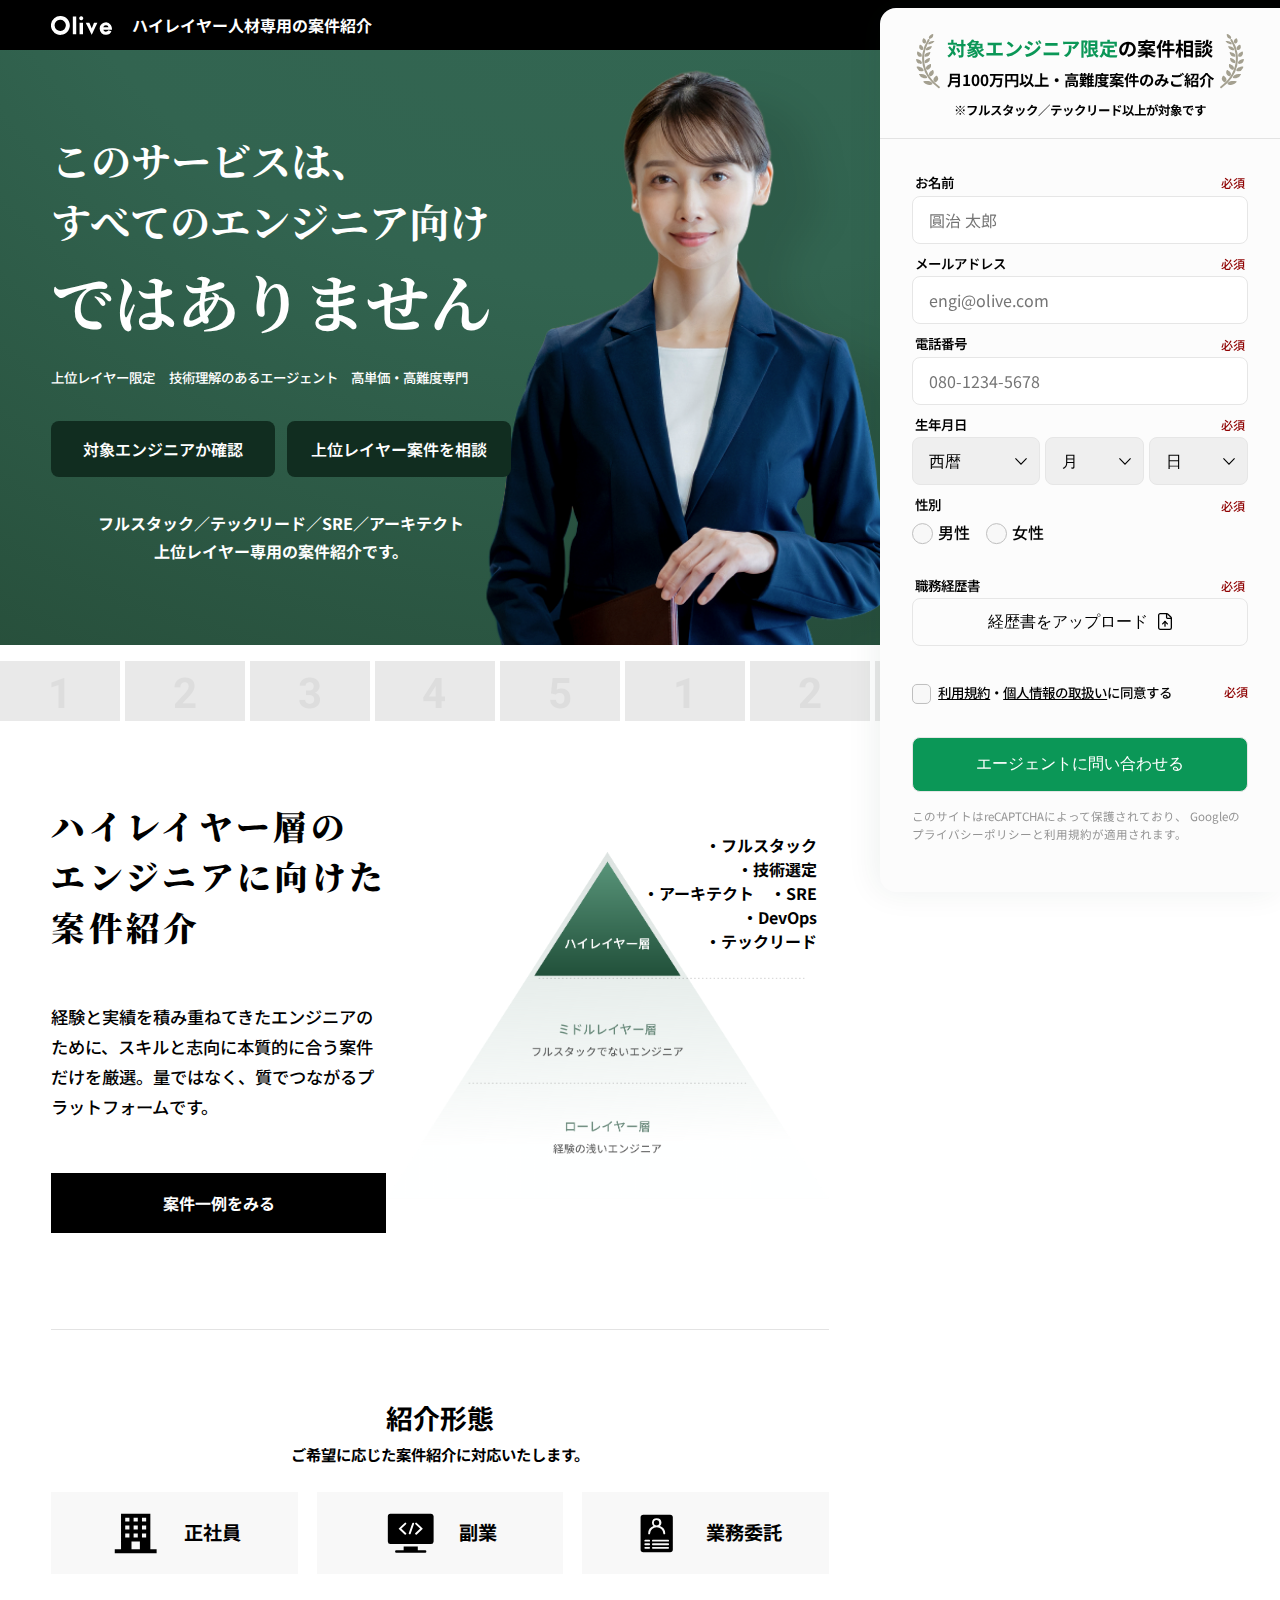
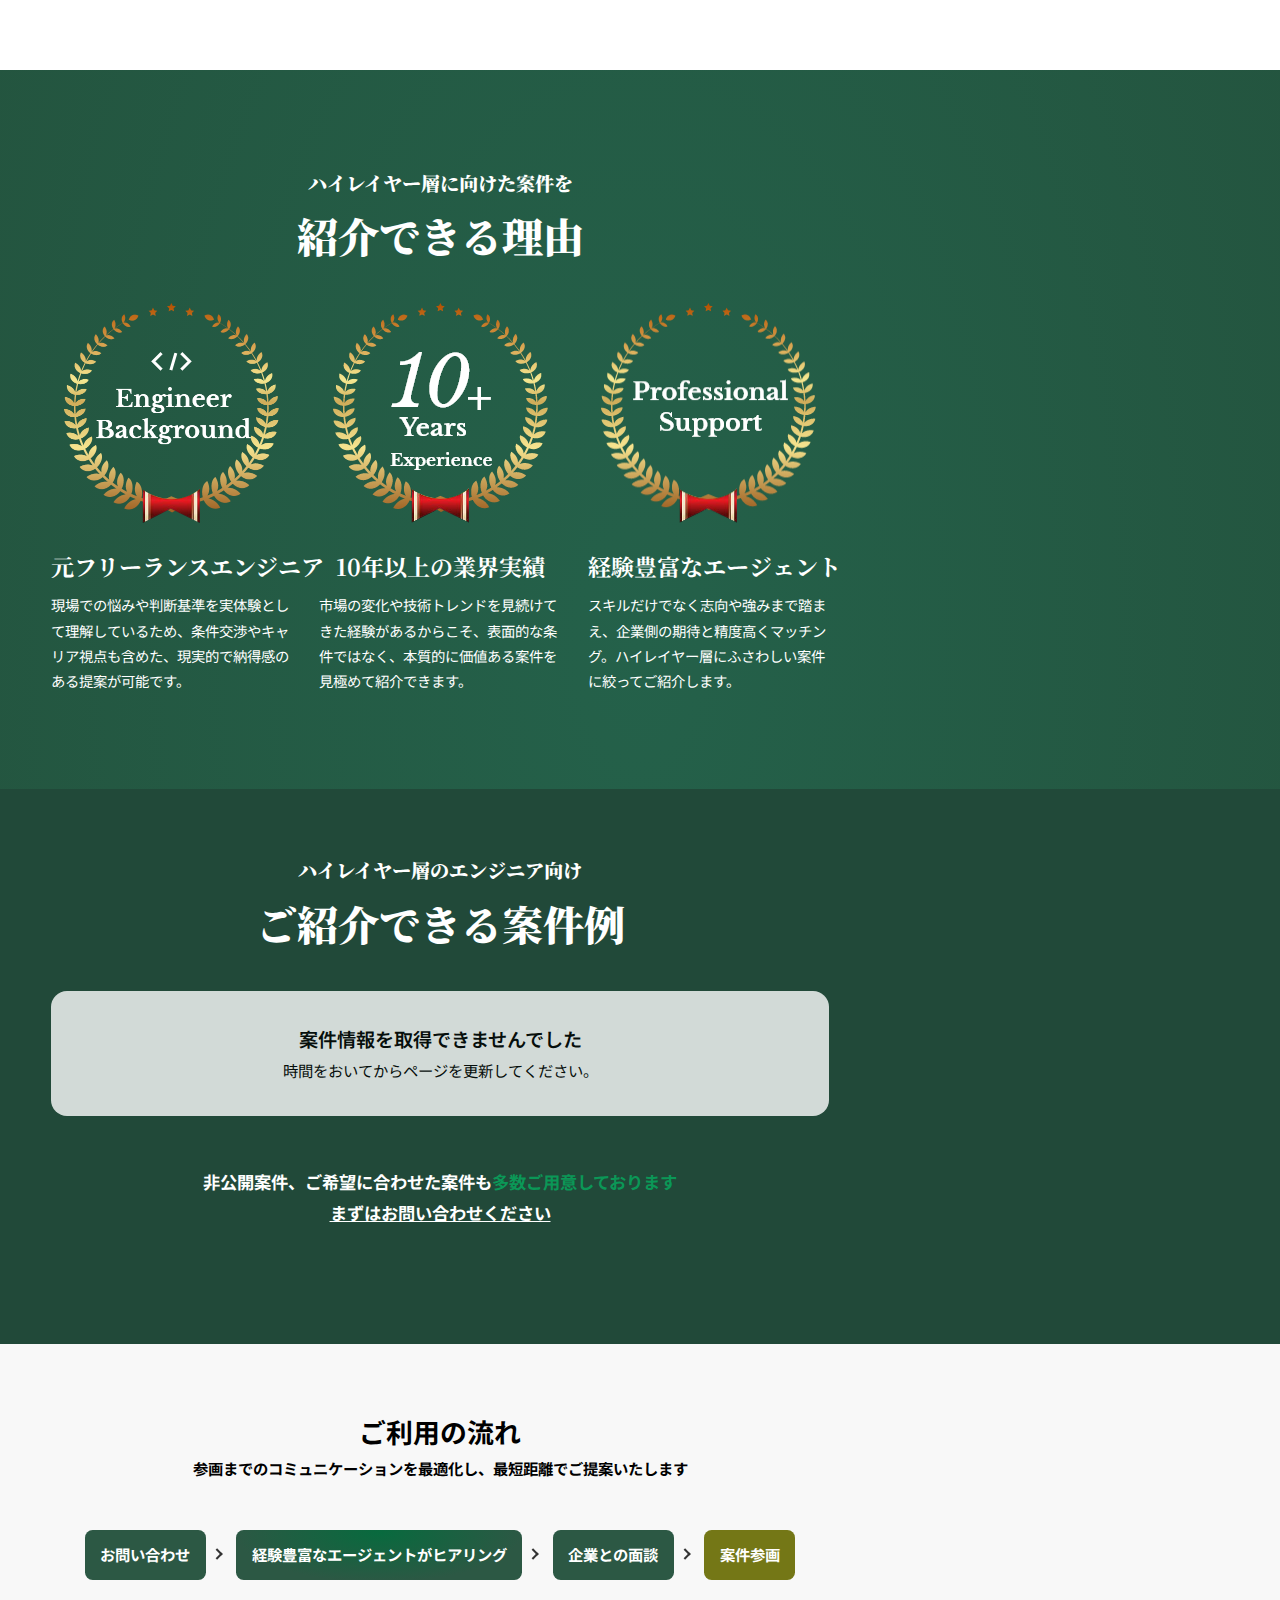
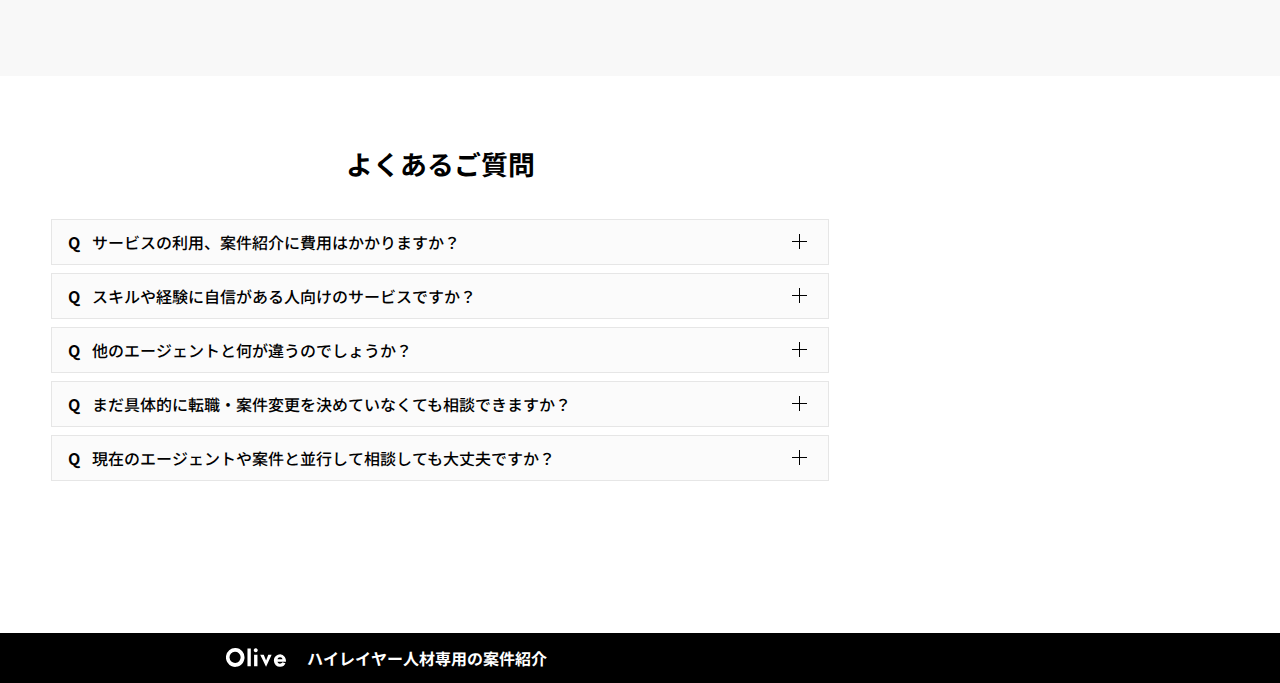
<file: index.html>
<!DOCTYPE html>
<html lang="ja">
<head>
	<meta charset="utf-8">
	<title>ハイスペックエンジニア向け案件紹介</title>
	<meta name="description" content="120文字程度" />
	
	<meta name="viewport" content="width=device-width">
	
	<meta property="og:title" content="ページタイトル">
	<meta property="og:type" content="website"/>
	<meta property="og:description" content="120文字程度">
	<meta property="og:url" content="URL">
	<meta property="og:site_name" content="サイト名">
	
	<link rel="stylesheet" href="assets/css/reset.css">
	<link rel="stylesheet" href="assets/css/variables.css">
	<link rel="stylesheet" href="assets/css/module.css">
	<link rel="stylesheet" href="assets/css/common.css">
	<link rel="stylesheet" href="assets/css/font.css">
	<link rel="stylesheet" href="assets/css/footer.css">
	<link rel="stylesheet" href="assets/css/header.css">
	<link rel="stylesheet" href="assets/css/index.css">

  <!-- ブラウザUIカラー -->
  <meta name="theme-color" content="#ffffff" media="(prefers-color-scheme: light)">
  <meta name="theme-color" content="#2c5844" media="(prefers-color-scheme: dark)">
  <!-- Favicon -->
  <link rel="icon" href="/assets/head/favicon.svg" type="image/svg+xml">
  <link rel="icon" href="/assets/head/favicon.ico" sizes="32x32">
  <link rel="apple-touch-icon" href="/assets/head/apple-touch-icon.png">
  <!-- PWA -->
  <link rel="manifest" href="/assets/head/site.webmanifest">
  
  <link rel="preconnect" href="https://fonts.googleapis.com">
  <link rel="preconnect" href="https://fonts.gstatic.com" crossorigin>
  <link href="https://fonts.googleapis.com/css2?family=Noto+Sans+JP:wght@100..900&family=Noto+Serif+JP:wght@200..900&family=Roboto:ital,wght@0,100..900;1,100..900&display=swap" rel="stylesheet">

	<script src="assets/js/faq.js" type="text/javascript" ></script>
	<script src="assets/js/common.js" type="text/javascript" ></script>
	<script src="assets/js/header.js" type="text/javascript" ></script>
	<script src="assets/js/checklist.js" type="text/javascript" ></script>
	<script src="assets/js/form.js" type="text/javascript" ></script>
	<script src="assets/js/jobs.js" type="text/javascript" ></script>
	
</head>
<body>

	<div id="wrapper">
		
		<header>
      <div class="area _flex">
        <div class="headline" data-offset>
            
          <div class="inner880">
            <div class="container fc_white _flex">
              <div class="logo lh_100"><img src="/assets/img/common/logo_w.svg" alt="Olive"></div>
              <div class="description">ハイレイヤー人材専用の案件紹介</div>
            </div>
          </div>

        </div>
      </div><!--area-->
    </header>
				
		<div id="main">
			<main id="contents">
				
        <section class="hero">
          <div class="bg" data-offset>
            <div class="inner880">
              
              <div class="lead fc_white _flex _fdcolumn _alstart">

                <div class="title ff_notoserif">
                  <h1>
                    <span class="line pre fs_42 lh_150">このサービスは、<br>すべてのエンジニア向け</span>
                    <span class="line main fs_66 lh_125">ではありません</span>
                  </h1>
                </div>
                <div class="tags _flex fw_500 fs_14">
                  <div class="item">上位レイヤー限定</div>
                  <div class="item">技術理解のあるエージェント</div>
                  <div class="item">高単価・高難度専門</div>
                </div>

                <div class="bottom">

                  <div class="actions fw_600">
                    <button class="check" data-checklist-open><span class="label _z2">対象エンジニアか確認</span></button>
                    <button class="contact" data-form-open><span class="label _z2">上位レイヤー案件を相談</span></button>
                  </div>

                  <div class="description _tac">
                    フルスタック／テックリード／SRE／アーキテクト<br>
                    上位レイヤー専用の案件紹介です。
                  </div>

                </div>

              </div>

            </div>
          </div>
        </section>
        
        <section id="form" class="form">
          <div class="container _flex _fdcolumn _alstretch">

            <div class="heading _flex _fdcolumn">
              <div class="title _tac">
                <div class="main fs_20"><strong>対象エンジニア限定</strong>の案件相談</div>
                <div class="post fs_16">月100万円以上・高難度案件のみご紹介</div>
              </div>
              <div class="description _tac fs_13">※フルスタック／テックリード以上が対象です</div>
            </div>
            <div class="bodying">

              <div class="prompting _tac _pc">
                <div class="balloon">
                  入力してお問い合わせください
                </div>
              </div>

              <form>

                <div class="control">
                  <div class="index required _flex _jsbetween fs_14">
                    <span class="label fw_600">お名前</span>
                  </div>
                  <div class="input"><input type="text" name="name" placeholder="圓治 太郎" inputmode="text" autocomplete="name" autocapitalize="words" enterkeyhint="next" required></div>
                </div>

                <div class="control">
                  <div class="index required _flex _jsbetween fs_14">
                    <span class="label fw_600">メールアドレス</span>
                  </div>
                  <div class="input"><input type="email" name="email" placeholder="engi@olive.com" inputmode="email" autocomplete="email" autocapitalize="off" spellcheck="false" enterkeyhint="done" required></div>
                </div>

                <div class="control">
                  <div class="index required _flex _jsbetween fs_14">
                    <span class="label fw_600">電話番号</span>
                  </div>
                  <div class="input"><input type="tel" name="tel" placeholder="080-1234-5678" inputmode="tel" autocomplete="tel" pattern="[0-9\-]*" enterkeyhint="next" required></div>
                </div>

                <div class="control" data-part="birthday">
                  <div class="index required _flex _jsbetween fs_14">
                    <span class="label fw_600">生年月日</span>
                  </div>
                  <div class="input _flex">
                    <select name="year">
                      <option value="">西暦</option>
                    </select>
                    <select name="month">
                      <option value="">月</option>
                    </select>
                    <select name="date">
                      <option value="">日</option>
                    </select>
                  </div>
                </div>

                <div class="control">
                  <div class="index required _flex _jsbetween fs_14">
                    <span class="label fw_600">性別</span>
                  </div>
                  <div class="input">
                    <div class="row _flex _alstretch">
                      <label>
                        <input type="radio" name="gender" value="1">
                        <span class="label">男性</span>
                      </label>
                      <label>
                        <input type="radio" name="gender" value="2">
                        <span class="label">女性</span>
                      </label>
                      </div>
                  </div>
                </div>

                <div class="control" data-part="upload">
                  <div class="index required _flex _jsbetween fs_14">
                    <span class="label fw_600">職務経歴書</span>
                  </div>

                  <div class="input _tac">
                    <button type="button" class="upload-btn">
                      <span class="label">経歴書をアップロード</span>
                    </button>
                    <input
                      type="file"
                      class="file-input"
                      hidden
                      multiple
                      name="career_files[]"
                    >
                  </div>

                  <div class="uploaded fs_14 fw_400">
                    <ul></ul>
                  </div>
                </div>

                <div class="control" data-part="agreement">
                  <div class="input">
                    <label class="required fs_14">
                      <input type="checkbox">
                      <span class="label"><a href="" target="_blank">利用規約</a>・<a href="" target="_blank">個人情報の取扱い</a>に同意する</span>
                    </label>
                  </div>
                </div>

                <div class="control" data-part="submit">
                  <div class="input">

                    <button>エージェントに問い合わせる</button>

                  </div>
                  <div class="recaptcha fs_12 fw_400 lh_150">
                    このサイトはreCAPTCHAによって保護されており、 Googleの<a href="https://policies.google.com/privacy" target="_blank">プライバシーポリシー</a>と<a href="https://policies.google.com/terms" target="_blank">利用規約</a>が適用されます。
                  </div>
                </div>
                
              </form>

              <div class="close _sp _tac">
                <button data-form-close>閉じる</button>
              </div>

            </div>

          </div>
        </section>

        <section class="logos">
          <div class="container">
            <div class="scroll">
              <div class="track">
                <div class="group">
                  <img src="/assets/img/home/logos/1.png" width="120" height="60" alt="" loading="lazy">
                  <img src="/assets/img/home/logos/2.png" width="120" height="60" alt="" loading="lazy">
                  <img src="/assets/img/home/logos/3.png" width="120" height="60" alt="" loading="lazy">
                  <img src="/assets/img/home/logos/4.png" width="120" height="60" alt="" loading="lazy">
                  <img src="/assets/img/home/logos/5.png" width="120" height="60" alt="" loading="lazy">
                </div>

                <div class="group" aria-hidden="true">
                  <img src="/assets/img/home/logos/1.png" width="120" height="60" alt="" loading="lazy">
                  <img src="/assets/img/home/logos/2.png" width="120" height="60" alt="" loading="lazy">
                  <img src="/assets/img/home/logos/3.png" width="120" height="60" alt="" loading="lazy">
                  <img src="/assets/img/home/logos/4.png" width="120" height="60" alt="" loading="lazy">
                  <img src="/assets/img/home/logos/5.png" width="120" height="60" alt="" loading="lazy">
                </div>

                <div class="group" aria-hidden="true">
                  <img src="/assets/img/home/logos/1.png" width="120" height="60" alt="" loading="lazy">
                  <img src="/assets/img/home/logos/2.png" width="120" height="60" alt="" loading="lazy">
                  <img src="/assets/img/home/logos/3.png" width="120" height="60" alt="" loading="lazy">
                  <img src="/assets/img/home/logos/4.png" width="120" height="60" alt="" loading="lazy">
                  <img src="/assets/img/home/logos/5.png" width="120" height="60" alt="" loading="lazy">
                </div>

                <div class="group" aria-hidden="true">
                  <img src="/assets/img/home/logos/1.png" width="120" height="60" alt="" loading="lazy">
                  <img src="/assets/img/home/logos/2.png" width="120" height="60" alt="" loading="lazy">
                  <img src="/assets/img/home/logos/3.png" width="120" height="60" alt="" loading="lazy">
                  <img src="/assets/img/home/logos/4.png" width="120" height="60" alt="" loading="lazy">
                  <img src="/assets/img/home/logos/5.png" width="120" height="60" alt="" loading="lazy">
                </div>
              </div>
            </div>
          </div>
        </section>

        <section class="intro" data-offset>
          <div class="inner880">

            <div class="container">
              <div class="title fs_35 ff_notoserif fw_900 ls_100 lh_150">
                <h2>ハイレイヤー層の<br>エンジニアに向けた<br>案件紹介</h2>
              </div>
              <div class="description fs_18 fw_500">
                経験と実績を積み重ねてきたエンジニアのために、スキルと志向に本質的に合う案件だけを厳選。量ではなく、質でつながるプラットフォームです。
              </div>
              <div class="link">
                <a href="#offers">案件一例をみる</a>
              </div>
              <div class="image">
                <div class="terms lh_150">
                  <ul>
                    <li>・フルスタック</li>
                    <li>・技術選定</li>
                    <li>・アーキテクト</li>
                    <li>・SRE</li>
                    <li>・DevOps</li>
                    <li>・テックリード</li>
                  </ul>
                </div>
              </div>
            </div>

          </div>
        </section>

        <section class="types" data-offset>
          <div class="inner880">

            <div class="container">
              <div class="heading _tac">
                <div class="index fs_28"><h2>紹介形態</h2></div>
                <div class="description fs_16">ご希望に応じた案件紹介に対応いたします。</div>
              </div>
              <div class="bodying">
                <div class="block _flex fs_20">
                  <div class="item i1"><span class="label"><h3>正社員</h3></span></div>
                  <div class="item i2"><span class="label"><h3>副業</h3></span></div>
                  <div class="item i3"><span class="label"><h3>業務委託</h3></span></div>
                </div>
              </div>
            </div>

          </div>
        </section>

        <section class="reasons" data-offset>
          <div class="inner940 fc_white">

            <div class="heading _tac ff_notoserif fw_900">
              <h2>
                <span class="pre fs_20">ハイレイヤー層に向けた案件を</span><br>
                <span class="main fs_43">紹介できる理由</span>
              </h2>
            </div>
            <div class="bodying">

              <div class="block _flex _alstretch">
                <div class="item i1">
                  <div class="medal _tac"><img src="/assets/img/home/reason_medal_1.png" width="215" height="220" alt="Engineer Background" loading="lazy"></div>
                  <div class="index fs_24 ff_notoserif"><h3>元フリーランスエンジニア</h3></div>
                  <div class="description fs_15 fw_400">現場での悩みや判断基準を実体験として理解しているため、条件交渉やキャリア視点も含めた、現実的で納得感のある提案が可能です。</div>
                </div>
                <div class="item i2">
                  <div class="medal _tac"><img src="/assets/img/home/reason_medal_2.png" width="215" height="220" alt="10+ Years Experience" loading="lazy"></div>
                  <div class="index fs_24 ff_notoserif"><h3>10年以上の業界実績</h3></div>
                  <div class="description fs_15 fw_400">市場の変化や技術トレンドを見続けてきた経験があるからこそ、表面的な条件ではなく、本質的に価値ある案件を見極めて紹介できます。</div>
                </div>
                <div class="item i3">
                  <div class="medal _tac"><img src="/assets/img/home/reason_medal_3.png" width="215" height="220" alt="Professional Support" loading="lazy"></div>
                  <div class="index fs_24 ff_notoserif"><h3>経験豊富なエージェント</h3></div>
                  <div class="description fs_15 fw_400">スキルだけでなく志向や強みまで踏まえ、企業側の期待と精度高くマッチング。ハイレイヤー層にふさわしい案件に絞ってご紹介します。</div>
                </div>
              </div>

            </div>

          </div>
        </section>

        <section class="jobs" data-offset="">
          <div id="offers" class="anchor"></div>
          <div class="inner880">

            <div class="heading _tac ff_notoserif fw_900 fc_white">
              <h2>
                <span class="pre fs_20">ハイレイヤー層のエンジニア向け</span><br>
                <span class="main fs_43">ご紹介できる案件例</span>
              </h2>
            </div>
            <div class="bodying">

              <div class="list">

                <div class="placeholder" hidden>
                  <div class="title fs_20 fw_600">案件情報を取得できませんでした</div>
                  <p class="text fs_16 fw_400">
                    時間をおいてからページを更新してください。
                  </p>
                </div>

              </div>

              <template id="job-card-template">
                <div class="item">
                  <div class="title fs_20">
                    <h3 data-field="title"></h3>
                  </div>

                  <div class="income">
                    <div class="label _flex _jscenter">
                      <span class="num fs_30 ff_roboto fw_700">
                        <strong data-field="income_min"></strong>
                      </span>
                      <span class="between fs_30 ff_roboto fw_700">~</span>
                      <span class="num fs_30 ff_roboto fw_700">
                        <strong data-field="income_max"></strong>
                      </span>
                      <span class="unit fs_20 fw_700" data-field="income_unit"></span>
                    </div>
                  </div>

                  <div class="offer fw_400 fs_16">
                    <table>
                      <tr>
                        <th><div class="label loc">所在地</div></th>
                        <td><div class="data" data-field="loc"></div></td>
                      </tr>
                      <tr>
                        <th><div class="label week">週稼働</div></th>
                        <td><div class="data" data-field="week"></div></td>
                      </tr>
                      <tr>
                        <th><div class="label remote">リモート</div></th>
                        <td><div class="data" data-field="remote"></div></td>
                      </tr>
                      <tr>
                        <th><div class="label lang">言語</div></th>
                        <td><div class="data" data-field="lang"></div></td>
                      </tr>
                      <tr>
                        <th><div class="label env">環境</div></th>
                        <td><div class="data" data-field="env"></div></td>
                      </tr>
                    </table>
                  </div>

                  <div class="detail fw_400 fs_16">
                    <p data-field="detail"></p>
                  </div>

                  <div class="cta _flex _jsbetween">
                    <div class="message fs_15" data-field="cta_message"></div>
                    <div class="button">
                      <button type="button" data-form-open>エージェントに問い合わせる</button>
                    </div>
                  </div>
                </div>
              </template>

              <div class="contact fs_18 _tac fc_white">
                <p>非公開案件、ご希望に合わせた案件も<strong>多数ご用意しております</strong></p>
                <div class="link"><a href="#form-open">まずはお問い合わせください</a></div>
              </div>

            </div>

          </div>
        </section>

        <section class="flow" data-offset>
          <div class="inner880">

            <div class="heading _tac">
              <div class="index fs_28"><h2>ご利用の流れ</h2></div>
              <div class="description fs_16">参画までのコミュニケーションを最適化し、<br class="_sp">最短距離でご提案いたします</div>
            </div>
            <div class="bodying">
              <div class="block _flex fs_16 _jscenter">
                <div class="item i1 icon_arrow">
                  <div class="label"><h3>お問い合わせ</h3></div>
                </div>
                <div class="item i2 icon_arrow">
                  <div class="label"><h3>経験豊富なエージェントがヒアリング</h3></div>
                </div>
                <div class="item i3 icon_arrow">
                  <div class="label"><h3>企業との面談</h3></div>
                </div>
                <div class="item i4">
                  <div class="label"><h3>案件参画</h3></div>
                </div>
              </div>
            </div>

          </div>
        </section>

        <section class="faq" data-offset>
          <div class="inner880">

            <div class="heading _tac">
              <div class="index fs_28"><h2>よくあるご質問</h2></div>
            </div>
            <div class="bodying">
              <div class="list">
                
                <div class="item _accordion_button">
                  <div class="q">
                    <div class="index fw_500">サービスの利用、案件紹介に費用はかかりますか？</div>
                    <div class="click _before _after"></div>
                  </div>
                  <div class="a">
                    <div class="text">
                      <p>
                        案件のご紹介、参画まですべて無料でご利用いただけます。サービス利用にあたって費用がかかることは一切ございません。
                      </p>
                    </div>
                  </div>
                </div>
                
                <div class="item _accordion_button">
                  <div class="q">
                    <div class="index fw_500">スキルや経験に自信がある人向けのサービスですか？</div>
                    <div class="click _before _after"></div>
                  </div>
                  <div class="a">
                    <div class="text">
                      <p>
                        案件のご紹介、参画まですべて無料でご利用いただけます。サービス利用にあたって費用がかかることは一切ございません。
                      </p>
                    </div>
                  </div>
                </div>
                
                <div class="item _accordion_button">
                  <div class="q">
                    <div class="index fw_500">他のエージェントと何が違うのでしょうか？</div>
                    <div class="click _before _after"></div>
                  </div>
                  <div class="a">
                    <div class="text">
                      <p>
                        案件のご紹介、参画まですべて無料でご利用いただけます。サービス利用にあたって費用がかかることは一切ございません。
                      </p>
                    </div>
                  </div>
                </div>
                
                <div class="item _accordion_button">
                  <div class="q">
                    <div class="index fw_500">まだ具体的に転職・案件変更を決めていなくても相談できますか？</div>
                    <div class="click _before _after"></div>
                  </div>
                  <div class="a">
                    <div class="text">
                      <p>
                        案件のご紹介、参画まですべて無料でご利用いただけます。サービス利用にあたって費用がかかることは一切ございません。
                      </p>
                    </div>
                  </div>
                </div>
                
                <div class="item _accordion_button">
                  <div class="q">
                    <div class="index fw_500">現在のエージェントや案件と並行して相談しても大丈夫ですか？</div>
                    <div class="click _before _after"></div>
                  </div>
                  <div class="a">
                    <div class="text">
                      <p>
                        案件のご紹介、参画まですべて無料でご利用いただけます。サービス利用にあたって費用がかかることは一切ございません。
                      </p>
                    </div>
                  </div>
                </div>

              </div>
            </div>

          </div>
        </section>

			</main><!--contents-->
		</div><!--main-->

    <section id="checklist" class="checklist">
      <div class="container _flex _jscenter">

        <div class="card">
          <div class="close"><button data-checklist-close><img src="/assets/img/ui/close_w.svg" width="16" height="16" alt="" loading="lazy"></button></div>
          <div class="heading">
            <div class="title fs_26 _tac lh_150">
              本サービスは、<br>ハイレイヤーエンジニア向けです
            </div>
          </div>
          <div class="hint _tac fs_18">
            <div class="label">以下に該当する方のみ、ご相談ください。</div>
          </div>
          <div class="list fs_18">
            <ul>
              <li>フルスタック／テックリード経験がある</li>
              <li>SRE・DevOps・アーキテクト領域に携わっている</li>
              <li>技術選定・設計レベルを担ってきた</li>
              <li>月単価100万円以上の案件を探している</li>
              <li>「誰でもOK」な案件に興味がない</li>
            </ul>
          </div>
          <div class="goform">
            <button data-form-open data-checklist-close>問い合わせる</button>
          </div>
        </div>

      </div>
    </section>
		
		<footer>
      <div class="footline">
          
        <div class="inner880">
          <div class="container fc_white _flex">
            <div class="logo lh_100"><img src="/assets/img/common/logo_w.svg" alt="Olive"></div>
            <div class="description">ハイレイヤー人材専用の案件紹介</div>
          </div>
        </div>

      </div>
		</footer>
		<div class="sp"></div>
		
	</div><!--wrapper-->
</body>
</html>
</file>
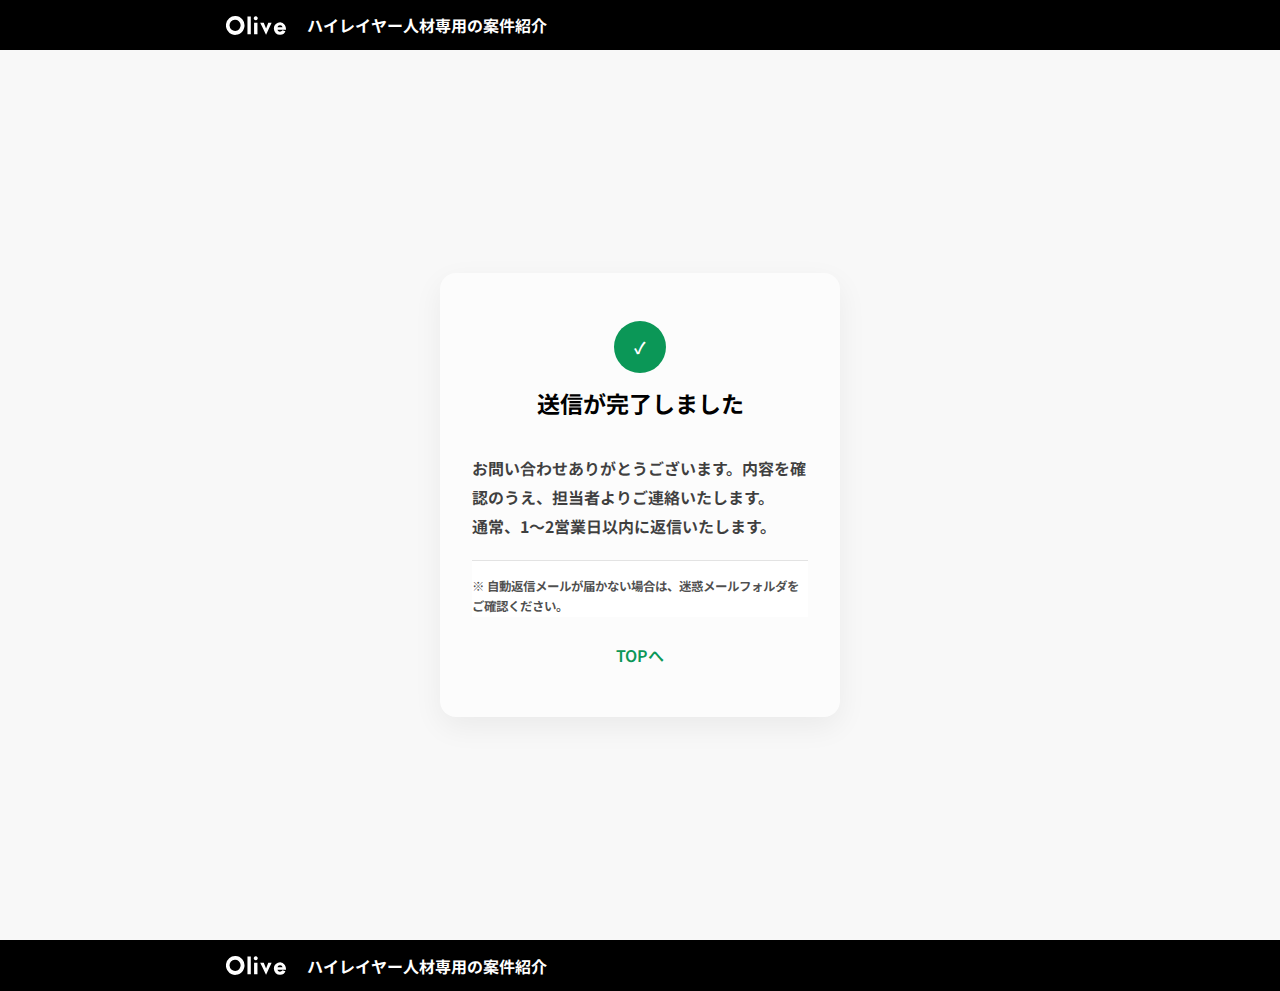
<file: thanks.html>
<!DOCTYPE html>
<html lang="ja">
<head>
	<meta charset="utf-8">
	<title>送信完了｜ハイスペックエンジニア向け案件紹介</title>
	<meta name="description" content="120文字程度" />
	
	<meta name="viewport" content="width=device-width">
	
	<meta property="og:title" content="ページタイトル">
	<meta property="og:type" content="website"/>
	<meta property="og:description" content="120文字程度">
	<meta property="og:url" content="URL">
	<meta property="og:site_name" content="サイト名">
	
	<link rel="stylesheet" href="assets/css/reset.css">
	<link rel="stylesheet" href="assets/css/variables.css">
	<link rel="stylesheet" href="assets/css/module.css">
	<link rel="stylesheet" href="assets/css/common.css">
	<link rel="stylesheet" href="assets/css/font.css">
	<link rel="stylesheet" href="assets/css/footer.css">
	<link rel="stylesheet" href="assets/css/header.css">
	<link rel="stylesheet" href="assets/css/thanks.css">
  
  <!-- 
  favicon : https://realfavicongenerator.net/
  -->
  
  <link rel="preconnect" href="https://fonts.googleapis.com">
  <link rel="preconnect" href="https://fonts.gstatic.com" crossorigin>
  <link href="https://fonts.googleapis.com/css2?family=Noto+Sans+JP:wght@100..900&family=Noto+Serif+JP:wght@200..900&family=Roboto:ital,wght@0,100..900;1,100..900&display=swap" rel="stylesheet">

	<script src="assets/js/faq.js" type="text/javascript" ></script>
	<script src="assets/js/common.js" type="text/javascript" ></script>
	<script src="assets/js/header.js" type="text/javascript" ></script>
	
</head>
<body>

	<div id="wrapper">
		
		<header>
      <div class="area _flex">
        <div class="headline" data-offset>
            
          <div class="inner880">
            <div class="container fc_white _flex">
              <div class="logo lh_100"><img src="/assets/img/common/logo_w.svg" alt="Olive"></div>
              <div class="description">ハイレイヤー人材専用の案件紹介</div>
            </div>
          </div>

        </div>
      </div><!--area-->
    </header>
				
		<div id="main">
			<main id="contents">
				
        <section class="form-complete">
          <div class="wrap">
            <div class="card">
              <div class="icon" aria-hidden="true">✓</div>

              <h1 class="title fs_24 _tac">送信が完了しました</h1>

              <p class="text">
                お問い合わせありがとうございます。内容を確認のうえ、担当者よりご連絡いたします。<br>
                通常、1〜2営業日以内に返信いたします。
              </p>

              <div class="notice">
                <p class="small fs_13">
                  ※ 自動返信メールが届かない場合は、迷惑メールフォルダをご確認ください。
                </p>
              </div>

              <div class="actions">
                <a class="link" href="index.html">TOPへ</a>
              </div>
            </div>
          </div>
       </section>

			</main><!--contents-->
		</div><!--main-->
		
		<footer>
      <div class="footline">
          
        <div class="inner880">
          <div class="container fc_white _flex">
            <div class="logo lh_100"><img src="/assets/img/common/logo_w.svg" alt="Olive"></div>
            <div class="description">ハイレイヤー人材専用の案件紹介</div>
          </div>
        </div>

      </div>
		</footer>
		<div class="sp"></div>
		
	</div><!--wrapper-->
</body>
</html>
</file>
<file: assets/css/variables.css>
:root{

  --c_black: #000;
  --c_white: #fff;
  --c_lightgray: #F8F8F8;
  --c_primary: #0B9757;
  --c_border: #E3E3E3;
  --c_red: #8E0000;

  --c_form_white: #FCFCFC;
  --c_form_border: #E6E6E6;

  --form_width: 400px;

}
@media screen and (max-width: 520px){
  :root{
    --form_width: 100%;
  }
}
</file>
<file: assets/css/module.css>
@charset "utf-8";


._centering{
	position: relative;
}
._centering img{
	width: 100%;
  height: 100%;
  object-fit: cover;
	position: absolute;
	left: 50%;
	top: 50%;
	transform: translate(-50%, -50%);
}

/*--------------------------------------------------------------------*/

._crop{
	overflow: hidden;
	position: relative;
}
._crop img{
	width: 100%;
  height: 100%;
  object-fit: cover;
	position: absolute;
	left: 50%;
	top: 50%;
	transform: translate(-50%, -50%);
}

/*--------------------------------------------------------------------*/

._lc_1{
  overflow: hidden;
  white-space: normal;
  text-overflow: ellipsis;
  display: -webkit-box;
  -webkit-box-orient: vertical;
  -webkit-line-clamp: 1;
  word-wrap: break-word;
  overflow-wrap: break-word;
  word-break: break-all;
}
._lc_2{
  overflow: hidden;
  white-space: normal;
  text-overflow: ellipsis;
  display: -webkit-box;
  -webkit-box-orient: vertical;
  -webkit-line-clamp: 2;
  word-wrap: break-word;
  overflow-wrap: break-word;
  word-break: break-all;
}
._lc_3{
  overflow: hidden;
  white-space: normal;
  text-overflow: ellipsis;
  display: -webkit-box;
  -webkit-box-orient: vertical;
  -webkit-line-clamp: 3;
  word-wrap: break-word;
  overflow-wrap: break-word;
  word-break: break-all;
}

/*--------------------------------------------------------------------*/

.pages{
	margin-top: 2em;
}
.pages .area{
	justify-content: center;
}
.pagination{
	text-align: center; 
}
.pagination a,
.pagination span{
	border: 1px solid #999;
	padding: 3px 4px;
	margin: 5px;
	font-size: 1.2rem;
	display: inline-block;
}
.pagination span{
	color: #999;
	border: 1px solid #DDD;
}
.pagination a:hover{
	opacity: 0.6;
}

/*--------------------------------------*/

img{
  max-width: 100%;
}
@media screen and (min-width: 521px){
	._sp{
		display: none !important;
	}
}
@media screen and (max-width: 520px){
	._pc{
		display: none !important;
	}
}
@media screen and (max-width: 520px){
	img{
    
	}
}

b._marker{
	background: linear-gradient(transparent 75%, #DDD9C3 25%);
    font-style: normal;
    font-weight: bold;
    padding-bottom: .3em;
}
strong{
	color: var(--c_primary);
	font-weight: inherit;
}

/*--------------------------------------------------------------------*/

._flex{
	display: flex;
	flex-wrap: nowrap;
	justify-content: flex-start;
	align-items: center;
}
._flex._wrap{
	flex-wrap: wrap;
}
._flex._alstretch{
	align-items: stretch;
}
._flex._alstart{
	align-items: flex-start;
}
._flex._alcenter{
	align-items: center;
}
._flex._alend{
	align-items: flex-end;
}
._flex._jsstart{
	justify-content: flex-start;
}
._flex._jscenter{
	justify-content: center;
}
._flex._jsend{
	justify-content: flex-end;
}
._flex._jsbetween{
	justify-content: space-between;
}
._flex._jsaround{
	justify-content: space-around;
}
._flex._jsevenly{
	justify-content: space-evenly;
}
._flex._fdcolumn{
	flex-direction: column;
}
._flex._fdcreverse{
	flex-direction: column-reverse;
}
._flex._fdrow{
	flex-direction: row;
}
._flex._fdrreverse{
	flex-direction: row-reverse;
}
@media screen and (max-width: 767px){
	._flex._spcolumn_767{
		flex-direction: column !important;
	}
	._flex._spcolumn_767 > *{
		width: auto;
	}
	._flex._spalstart_767{
		align-items: flex-start;
	}
}
@media screen and (max-width: 520px){
	._flex._spcolumn,
	._flex._spcolumn_520{
		flex-direction: column !important;
	}
	._flex._spcolumn > *,
	._flex._spcolumn_520 > *{
		width: auto;
	}
	._flex._spalstart,
	._flex._spalstart_520{
		align-items: flex-start;
	}
}

/*--------------------------------------------------------------------*/

.icon_arrow{
	position: relative;
	padding-right: 1em;
}
.icon_arrow:before{
	display: block;
	content: "";
	width: .4em;
	height: .4em;
	border-top: 2px solid #333;
	border-right: 2px solid #333;
	transform: rotateZ(45deg);
	position: absolute;
	right: 0;
	top: 0;
	bottom: 0;
	margin: auto;
}
.icon_arrow._down:before{
	transform: rotateZ(135deg);
}
.icon_arrow._left:before{
	transform: rotateZ(225deg);
}
.icon_arrow._up:before{
  top: .2em;
	transform: rotateZ(-45deg);
}
.fc_white .icon_arrow::before,
.fc_white.icon_arrow::before{
  border-color: #fff;
}

/*--------------------------------------*/

a[href*="tel:"]:link{
  pointer-events: none;
  cursor: default;
}
@media screen and (max-width: 767px){
  a[href*="tel:"]:link{
    pointer-events: auto;
    cursor: pointer;
  }
}

/*--------------------------------------*/

a.emboss,
a > .emboss{
  display: inline-block;
  padding: .5em 2em;
  box-sizing: border-box;
  box-shadow: 0 5px 0px rgba(0,0,0,.4);
  transition: box-shadow .3s, transform .3s;
  cursor: pointer;
}
a.emboss:hover,
a > .emboss:hover{
  box-shadow: 0 0 0px rgba(0,0,0,0) !important;
  transform: translateY(5px);
  opacity: 1;
}

/*--------------------------------------*/

._accordion_button .click{
  width: 1.5em;
  margin-left: .6em;
}
._accordion_button .click::before,
._accordion_button .click::after{
  width: 15px;
  height: 1px;
  background-color: #000;
  top: 0;
  left: 0;
  bottom: 0;
  right: 0;
  margin: auto;
  transition: transform .3s;
}
._accordion_button .click::after{
  transform: rotate(90deg);
}
._accordion_button.open .click::after{
  transform: rotate(360deg);
}
._before:before,
._after:after{
	content: "";
	display: block;
	position: absolute;
}
._z2{
  position: relative;
  z-index: 2;
}

/*--------------------------------------*/

a{
	transition: opacity .3s;
	display: inline-block;
	opacity: 1;
}
a:hover{
	opacity: 0.6;
}

/*--------------------------------------*/

._before,
._after{
	position: relative;
}
._before:before,
._after:after{
	content: "";
	display: block;
	position: absolute;
}

/*--------------------------------------*/

._text{
	line-height: 2;
}
._text p{
	margin-bottom: 1.5em;
}
b._marker{
	background: linear-gradient(transparent 75%, #DDD9C3 25%);
	font-style: normal;
	font-weight: bold;
	padding-bottom: .3em;
}

/* クッション */
._cushion{
  padding-left: min(6vw, 40px);
  padding-right: min(6vw, 40px);
}

/* インナー */
@media screen and (min-width: 521px){
	.inner800{
		max-width: 800px;
		margin: 0 auto;
	}
	.inner880{
		max-width: 880px;
		margin: 0 auto;
	}
	.inner900{
		max-width: 900px;
		margin: 0 auto;
	}
	.inner920{
		max-width: 920px;
		margin: 0 auto;
	}
	.inner940{
		max-width: 940px;
		margin: 0 auto;
	}
	.inner950{
		max-width: 950px;
		margin: 0 auto;
	}
	.inner960{
		max-width: 960px;
		margin: 0 auto;
	}
	.inner980{
		max-width: 980px;
		margin: 0 auto;
	}
	.inner1000{
		max-width: 1000px;
		margin: 0 auto;
	}
	.inner1060{
		max-width: 1060px;
		margin: 0 auto;
	}
	.inner1200{
		max-width: 1200px;
		margin: 0 auto;
	}
}


@media screen and (min-width: 521px){
.anchor{
	margin-top: -100px;
	padding-top: 100px;
}
}
@media screen and (max-width: 520px){
.anchor{
	margin-top: -50px;
	padding-top: 50px;
}
}
.anchor.nooffset{
	margin-top: 0px;
	padding-top: 0px;
}
</file>
<file: assets/css/common.css>
@charset "utf-8";

:root{

	--bp_pc_max: 3840px;
	--bp_pc_bas: 1920px;
	--bp_pc_min: 1281px;
	--bp_tb_max: 1280px;
	--bp_tb_min: 521px;
	--bp_sp_max: 520px;
	--bp_sp_min: 340px;

}

html{
	
}

/*--------------------------------------*/

body{
	
}
@media screen and (min-width: 521px){
	body{

	}
}
@media screen and (max-width: 520px){
	body{

	}
}

@keyframes csn-rotate{
	to{
		transform: rotate(360deg);
	}
}

/*--------------------------------------*/

#wrapper{
	
}
@media screen and (min-width: 521px){
	#wrapper{

	}
}
@media screen and (max-width: 520px){
	#wrapper{

	}
}

/*--------------------------------------*/

#main{
	
}
@media screen and (min-width: 521px){
	#main{

	}
}
@media screen and (max-width: 520px){
	#main{

	}
}

/*--------------------------------------*/

#contents{
	
}
@media screen and (min-width: 521px){
	#contents{

	}
}
@media screen and (max-width: 520px){
	#contents{

	}
}

/*--------------------------------------*/

#sidebar{
	
}
@media screen and (min-width: 521px){
	#sidebar{

	}
}
@media screen and (max-width: 520px){
	#sidebar{

	}
}

/*--------------------------------------*/

footer{
	
}
@media screen and (min-width: 521px){
	footer{

	}
}
@media screen and (max-width: 520px){
	footer{

	}
}
</file>
<file: assets/css/font.css>
@charset "utf-8";

:root{
	--font_size: 16; /*基本フォントサイズ*/
  --font_size_base: 16; /*ジャンプ率のための基本フォントサイズ*/
  --font_size_factor: 1; /*ブレイクポイント用ファクター、これで全体のフォントサイズをデバイス毎に調整*/
  --font_size_jump: 0; /* ブレイクポイント用ジャンプ率ファクター、 これで全体のジャンプ率をデバイスごとに調整*/

  /*
  
  使い方
  １．デザイン上のフォントサイズを .fs_NN　で指定
  ２．ブレイクポイント毎に--font_size（本文のフォントサイズ）を指定する
  ３．ブレイクポイント毎に--font_size_factorで、比率を指定する（1920に対するどの程度小さくするかを目安にする）
  ４．factorで本文が小さくなりすぎるときは--font_size_jumpでジャンプ率を適正に調整する（0~1の範囲で、1を指定すると全てが--font_sizeと同じ大きさになる）
  　　※0であれば1920px上でのジャンプ率そのまま、1であればすべてが--font_sizeの大きさになります。

  */

  /*
  注意事項・補足

  ・--font_size_jump は 0〜1 の間で設定
    → 0 に近いほどデザイン通りの差（大きいサイズ差）
    → 1 に近いほど差がなくなり、全ての fs_xx が同じサイズ（--font_size）に収束する

  ・--font_size_jump の効果は「--font_size_actual と --font_size の距離」に比例して増加する
    → --font_size に近いサイズは jump の影響が小さい
    → 離れるほど jump の影響が大きく、サイズ補正が強くかかる

  ・--font_size_base は fs_xx の比率計算の基準値
    → 通常は 16 を設定（1920px 上の本文フォントサイズと一致させる）

  ・--font_size_factor は全体スケールを調整するための倍率
    → デバイスごとに視認性を保つ目的で、フォント全体のサイズを調整
    → 例：ノートPC で 0.87、スマホで 0.8 など

  ・.fs_xx のクラスは PHP などで静的に生成しておく
    → clamp() は使っていないので、CSS だけで制御可能
    → js との依存なし、パフォーマンスに優れる

  ・max() による最低サイズ指定があるため、意図せずフォントが極端に小さくなるのを防げる
    → `font-size: max(10px, ... )` など

  ・--font_size_actual よりも --font_size の方が大きい場合、
    jump の補正は **現状は無視される（または弱く作用する）**
    → 必要に応じて別途補正処理を入れてもよい
  */

}
@media screen and (max-width: 1500px){
	:root{
		--font_size: 16;
    --font_size_factor: .96;
	}
}
@media screen and (max-width: 1330px){
	:root{
		--font_size: 16;
	}
}
@media screen and (max-width: 1200px){
	:root{
		--font_size: 16;
	}
}
@media screen and (max-width: 1024px){
  :root{
		--font_size: 15;
  }
}
@media screen and (max-width: 520px){
  :root{
		--font_size: 15;
    --font_size_jump: .54;
    --font_size_factor: 1;
  }
}
@media screen and (max-width: 360px){
  :root{
		--font_size: 14;
  }
}
@media screen and (max-width: 320px){
  :root{
		--font_size: 13;
  }
}

/*--------------------------------------------------------------------*/

html{
	font-size: calc(var(--font_size) * 1px);
	font-family: "Noto Sans JP", sans-serif !important;
	font-weight: 700;
}
body{
	line-height: 1.75;
}


/*--------------------------------------------------------------------*/
/* font-family */

.ff_figtree{
  font-family: "Figtree", sans-serif;
}
.ff_roboto{
  font-family: "Roboto", sans-serif;
}
.ff_notosans{
  font-family: "Noto Sans JP", sans-serif;
}
.ff_notoserif{
  font-family: "Noto Serif JP", serif;
}


/*--------------------------------------------------------------------*/
/* 装飾 */

.fc_blue{
	color: #3CF !important;
}
.fc_white{
	color: #FFF;
}
.fc_link{
	color: #0365BA;
}
.fc_primary{
	color: var(--c_primary);
}

.fc_orange{
	color: #D9A877;
}
.fc_green{
	color: #8AB879;
}

._tac{
	text-align: center;
}
._tar{
	text-align: right;
}
._tal{
	text-align: left;
}

/*--------------------------------------------------------------------*/
/* text-decoration */

.td_underline{
	text-decoration: underline;
}
.td_none{
	text-decoration: none;
}
.fs_italic{
  font-style: italic;
}

/*--------------------------------------------------------------------*/
/* font-weight */

.fw_t, .fw_thin, .fw_100{
	font-weight: 100;
}
.fw_l, .fw_light, .fw_300{
	font-weight: 300;
}
.fw_r, .fw_regular, .fw_400{
	font-weight: 400;
}
.fw_m, .fw_medium, .fw_500{
	font-weight: 500;
}
.fw_mb, .fw_medium_bold, .fw_600{
	font-weight: 600;
}
.fw_b, .fw_bold, .fw_700{
	font-weight: 700;
}
.fw_bl, .fw_black, .fw_900{
	font-weight: 900;
}

/*--------------------------------------------------------------------*/
/* line-height */

.lh_100{
	line-height: 1;
}
.lh_125{
	line-height: 1.25;
}
.lh_150{
	line-height: 1.5;
}
.lh_175{
	line-height: 1.75;
}
.lh_180{
	line-height: 1.8;
}
.lh_200{
	line-height: 2;
}
.lh_250{
	line-height: 2.5;
}
.lh_300{
	line-height: 3;
}

/*--------------------------------------------------------------------*/
/*　letter-spacing　*/

.ls_0{
  letter-spacing: 0em;
}
.ls_20{
  letter-spacing: .02em;
}
.ls_40{
  letter-spacing: .04em;
}
.ls_60{
  letter-spacing: .06em;
}
.ls_80{
  letter-spacing: .08em;
}
.ls_100{
  letter-spacing: .1em;
}
.ls_120{
  letter-spacing: .12em;
}

/*--------------------------------------------------------------------*/
/* font-size */



.fs_10 {
  --font_size_actual: 10;
  --font_size_ratio: calc((var(--font_size_actual) - ((var(--font_size_actual) - var(--font_size)) * var(--font_size_jump))) / var(--font_size_base));
  font-size: 10px;
  font-size: max(10px, calc((var(--font_size) * var(--font_size_factor)) * var(--font_size_ratio) * 1px));
}
.fs_11 {
  --font_size_actual: 11;
  --font_size_ratio: calc((var(--font_size_actual) - ((var(--font_size_actual) - var(--font_size)) * var(--font_size_jump))) / var(--font_size_base));
  font-size: 11px;
  font-size: max(10px, calc((var(--font_size) * var(--font_size_factor)) * var(--font_size_ratio) * 1px));
}
.fs_12 {
  --font_size_actual: 12;
  --font_size_ratio: calc((var(--font_size_actual) - ((var(--font_size_actual) - var(--font_size)) * var(--font_size_jump))) / var(--font_size_base));
  font-size: 12px;
  font-size: max(10px, calc((var(--font_size) * var(--font_size_factor)) * var(--font_size_ratio) * 1px));
}
.fs_13 {
  --font_size_actual: 13;
  --font_size_ratio: calc((var(--font_size_actual) - ((var(--font_size_actual) - var(--font_size)) * var(--font_size_jump))) / var(--font_size_base));
  font-size: 13px;
  font-size: max(10px, calc((var(--font_size) * var(--font_size_factor)) * var(--font_size_ratio) * 1px));
}
.fs_14 {
  --font_size_actual: 14;
  --font_size_ratio: calc((var(--font_size_actual) - ((var(--font_size_actual) - var(--font_size)) * var(--font_size_jump))) / var(--font_size_base));
  font-size: 14px;
  font-size: max(10px, calc((var(--font_size) * var(--font_size_factor)) * var(--font_size_ratio) * 1px));
}
.fs_15 {
  --font_size_actual: 15;
  --font_size_ratio: calc((var(--font_size_actual) - ((var(--font_size_actual) - var(--font_size)) * var(--font_size_jump))) / var(--font_size_base));
  font-size: 15px;
  font-size: max(10px, calc((var(--font_size) * var(--font_size_factor)) * var(--font_size_ratio) * 1px));
}
.fs_16 {
  --font_size_actual: 16;
  --font_size_ratio: calc((var(--font_size_actual) - ((var(--font_size_actual) - var(--font_size)) * var(--font_size_jump))) / var(--font_size_base));
  font-size: 16px;
  font-size: max(10px, calc((var(--font_size) * var(--font_size_factor)) * var(--font_size_ratio) * 1px));
}
.fs_17 {
  --font_size_actual: 17;
  --font_size_ratio: calc((var(--font_size_actual) - ((var(--font_size_actual) - var(--font_size)) * var(--font_size_jump))) / var(--font_size_base));
  font-size: 17px;
  font-size: max(10px, calc((var(--font_size) * var(--font_size_factor)) * var(--font_size_ratio) * 1px));
}
.fs_18 {
  --font_size_actual: 18;
  --font_size_ratio: calc((var(--font_size_actual) - ((var(--font_size_actual) - var(--font_size)) * var(--font_size_jump))) / var(--font_size_base));
  font-size: 18px;
  font-size: max(10px, calc((var(--font_size) * var(--font_size_factor)) * var(--font_size_ratio) * 1px));
}
.fs_19 {
  --font_size_actual: 19;
  --font_size_ratio: calc((var(--font_size_actual) - ((var(--font_size_actual) - var(--font_size)) * var(--font_size_jump))) / var(--font_size_base));
  font-size: 19px;
  font-size: max(10px, calc((var(--font_size) * var(--font_size_factor)) * var(--font_size_ratio) * 1px));
}
.fs_20 {
  --font_size_actual: 20;
  --font_size_ratio: calc((var(--font_size_actual) - ((var(--font_size_actual) - var(--font_size)) * var(--font_size_jump))) / var(--font_size_base));
  font-size: 20px;
  font-size: max(10px, calc((var(--font_size) * var(--font_size_factor)) * var(--font_size_ratio) * 1px));
}
.fs_21 {
  --font_size_actual: 21;
  --font_size_ratio: calc((var(--font_size_actual) - ((var(--font_size_actual) - var(--font_size)) * var(--font_size_jump))) / var(--font_size_base));
  font-size: 21px;
  font-size: max(10px, calc((var(--font_size) * var(--font_size_factor)) * var(--font_size_ratio) * 1px));
}
.fs_22 {
  --font_size_actual: 22;
  --font_size_ratio: calc((var(--font_size_actual) - ((var(--font_size_actual) - var(--font_size)) * var(--font_size_jump))) / var(--font_size_base));
  font-size: 22px;
  font-size: max(10px, calc((var(--font_size) * var(--font_size_factor)) * var(--font_size_ratio) * 1px));
}
.fs_23 {
  --font_size_actual: 23;
  --font_size_ratio: calc((var(--font_size_actual) - ((var(--font_size_actual) - var(--font_size)) * var(--font_size_jump))) / var(--font_size_base));
  font-size: 23px;
  font-size: max(10px, calc((var(--font_size) * var(--font_size_factor)) * var(--font_size_ratio) * 1px));
}
.fs_24 {
  --font_size_actual: 24;
  --font_size_ratio: calc((var(--font_size_actual) - ((var(--font_size_actual) - var(--font_size)) * var(--font_size_jump))) / var(--font_size_base));
  font-size: 24px;
  font-size: max(10px, calc((var(--font_size) * var(--font_size_factor)) * var(--font_size_ratio) * 1px));
}
.fs_25 {
  --font_size_actual: 25;
  --font_size_ratio: calc((var(--font_size_actual) - ((var(--font_size_actual) - var(--font_size)) * var(--font_size_jump))) / var(--font_size_base));
  font-size: 25px;
  font-size: max(10px, calc((var(--font_size) * var(--font_size_factor)) * var(--font_size_ratio) * 1px));
}
.fs_26 {
  --font_size_actual: 26;
  --font_size_ratio: calc((var(--font_size_actual) - ((var(--font_size_actual) - var(--font_size)) * var(--font_size_jump))) / var(--font_size_base));
  font-size: 26px;
  font-size: max(10px, calc((var(--font_size) * var(--font_size_factor)) * var(--font_size_ratio) * 1px));
}
.fs_27 {
  --font_size_actual: 27;
  --font_size_ratio: calc((var(--font_size_actual) - ((var(--font_size_actual) - var(--font_size)) * var(--font_size_jump))) / var(--font_size_base));
  font-size: 27px;
  font-size: max(10px, calc((var(--font_size) * var(--font_size_factor)) * var(--font_size_ratio) * 1px));
}
.fs_28 {
  --font_size_actual: 28;
  --font_size_ratio: calc((var(--font_size_actual) - ((var(--font_size_actual) - var(--font_size)) * var(--font_size_jump))) / var(--font_size_base));
  font-size: 28px;
  font-size: max(10px, calc((var(--font_size) * var(--font_size_factor)) * var(--font_size_ratio) * 1px));
}
.fs_29 {
  --font_size_actual: 29;
  --font_size_ratio: calc((var(--font_size_actual) - ((var(--font_size_actual) - var(--font_size)) * var(--font_size_jump))) / var(--font_size_base));
  font-size: 29px;
  font-size: max(10px, calc((var(--font_size) * var(--font_size_factor)) * var(--font_size_ratio) * 1px));
}
.fs_30 {
  --font_size_actual: 30;
  --font_size_ratio: calc((var(--font_size_actual) - ((var(--font_size_actual) - var(--font_size)) * var(--font_size_jump))) / var(--font_size_base));
  font-size: 30px;
  font-size: max(10px, calc((var(--font_size) * var(--font_size_factor)) * var(--font_size_ratio) * 1px));
}
.fs_31 {
  --font_size_actual: 31;
  --font_size_ratio: calc((var(--font_size_actual) - ((var(--font_size_actual) - var(--font_size)) * var(--font_size_jump))) / var(--font_size_base));
  font-size: 31px;
  font-size: max(10px, calc((var(--font_size) * var(--font_size_factor)) * var(--font_size_ratio) * 1px));
}
.fs_32 {
  --font_size_actual: 32;
  --font_size_ratio: calc((var(--font_size_actual) - ((var(--font_size_actual) - var(--font_size)) * var(--font_size_jump))) / var(--font_size_base));
  font-size: 32px;
  font-size: max(10px, calc((var(--font_size) * var(--font_size_factor)) * var(--font_size_ratio) * 1px));
}
.fs_33 {
  --font_size_actual: 33;
  --font_size_ratio: calc((var(--font_size_actual) - ((var(--font_size_actual) - var(--font_size)) * var(--font_size_jump))) / var(--font_size_base));
  font-size: 33px;
  font-size: max(10px, calc((var(--font_size) * var(--font_size_factor)) * var(--font_size_ratio) * 1px));
}
.fs_34 {
  --font_size_actual: 34;
  --font_size_ratio: calc((var(--font_size_actual) - ((var(--font_size_actual) - var(--font_size)) * var(--font_size_jump))) / var(--font_size_base));
  font-size: 34px;
  font-size: max(10px, calc((var(--font_size) * var(--font_size_factor)) * var(--font_size_ratio) * 1px));
}
.fs_35 {
  --font_size_actual: 35;
  --font_size_ratio: calc((var(--font_size_actual) - ((var(--font_size_actual) - var(--font_size)) * var(--font_size_jump))) / var(--font_size_base));
  font-size: 35px;
  font-size: max(10px, calc((var(--font_size) * var(--font_size_factor)) * var(--font_size_ratio) * 1px));
}
.fs_36 {
  --font_size_actual: 36;
  --font_size_ratio: calc((var(--font_size_actual) - ((var(--font_size_actual) - var(--font_size)) * var(--font_size_jump))) / var(--font_size_base));
  font-size: 36px;
  font-size: max(10px, calc((var(--font_size) * var(--font_size_factor)) * var(--font_size_ratio) * 1px));
}
.fs_37 {
  --font_size_actual: 37;
  --font_size_ratio: calc((var(--font_size_actual) - ((var(--font_size_actual) - var(--font_size)) * var(--font_size_jump))) / var(--font_size_base));
  font-size: 37px;
  font-size: max(10px, calc((var(--font_size) * var(--font_size_factor)) * var(--font_size_ratio) * 1px));
}
.fs_38 {
  --font_size_actual: 38;
  --font_size_ratio: calc((var(--font_size_actual) - ((var(--font_size_actual) - var(--font_size)) * var(--font_size_jump))) / var(--font_size_base));
  font-size: 38px;
  font-size: max(10px, calc((var(--font_size) * var(--font_size_factor)) * var(--font_size_ratio) * 1px));
}
.fs_39 {
  --font_size_actual: 39;
  --font_size_ratio: calc((var(--font_size_actual) - ((var(--font_size_actual) - var(--font_size)) * var(--font_size_jump))) / var(--font_size_base));
  font-size: 39px;
  font-size: max(10px, calc((var(--font_size) * var(--font_size_factor)) * var(--font_size_ratio) * 1px));
}
.fs_40 {
  --font_size_actual: 40;
  --font_size_ratio: calc((var(--font_size_actual) - ((var(--font_size_actual) - var(--font_size)) * var(--font_size_jump))) / var(--font_size_base));
  font-size: 40px;
  font-size: max(10px, calc((var(--font_size) * var(--font_size_factor)) * var(--font_size_ratio) * 1px));
}
.fs_41 {
  --font_size_actual: 41;
  --font_size_ratio: calc((var(--font_size_actual) - ((var(--font_size_actual) - var(--font_size)) * var(--font_size_jump))) / var(--font_size_base));
  font-size: 41px;
  font-size: max(10px, calc((var(--font_size) * var(--font_size_factor)) * var(--font_size_ratio) * 1px));
}
.fs_42 {
  --font_size_actual: 42;
  --font_size_ratio: calc((var(--font_size_actual) - ((var(--font_size_actual) - var(--font_size)) * var(--font_size_jump))) / var(--font_size_base));
  font-size: 42px;
  font-size: max(10px, calc((var(--font_size) * var(--font_size_factor)) * var(--font_size_ratio) * 1px));
}
.fs_43 {
  --font_size_actual: 43;
  --font_size_ratio: calc((var(--font_size_actual) - ((var(--font_size_actual) - var(--font_size)) * var(--font_size_jump))) / var(--font_size_base));
  font-size: 43px;
  font-size: max(10px, calc((var(--font_size) * var(--font_size_factor)) * var(--font_size_ratio) * 1px));
}
.fs_44 {
  --font_size_actual: 44;
  --font_size_ratio: calc((var(--font_size_actual) - ((var(--font_size_actual) - var(--font_size)) * var(--font_size_jump))) / var(--font_size_base));
  font-size: 44px;
  font-size: max(10px, calc((var(--font_size) * var(--font_size_factor)) * var(--font_size_ratio) * 1px));
}
.fs_45 {
  --font_size_actual: 45;
  --font_size_ratio: calc((var(--font_size_actual) - ((var(--font_size_actual) - var(--font_size)) * var(--font_size_jump))) / var(--font_size_base));
  font-size: 45px;
  font-size: max(10px, calc((var(--font_size) * var(--font_size_factor)) * var(--font_size_ratio) * 1px));
}
.fs_46 {
  --font_size_actual: 46;
  --font_size_ratio: calc((var(--font_size_actual) - ((var(--font_size_actual) - var(--font_size)) * var(--font_size_jump))) / var(--font_size_base));
  font-size: 46px;
  font-size: max(10px, calc((var(--font_size) * var(--font_size_factor)) * var(--font_size_ratio) * 1px));
}
.fs_47 {
  --font_size_actual: 47;
  --font_size_ratio: calc((var(--font_size_actual) - ((var(--font_size_actual) - var(--font_size)) * var(--font_size_jump))) / var(--font_size_base));
  font-size: 47px;
  font-size: max(10px, calc((var(--font_size) * var(--font_size_factor)) * var(--font_size_ratio) * 1px));
}
.fs_48 {
  --font_size_actual: 48;
  --font_size_ratio: calc((var(--font_size_actual) - ((var(--font_size_actual) - var(--font_size)) * var(--font_size_jump))) / var(--font_size_base));
  font-size: 48px;
  font-size: max(10px, calc((var(--font_size) * var(--font_size_factor)) * var(--font_size_ratio) * 1px));
}
.fs_49 {
  --font_size_actual: 49;
  --font_size_ratio: calc((var(--font_size_actual) - ((var(--font_size_actual) - var(--font_size)) * var(--font_size_jump))) / var(--font_size_base));
  font-size: 49px;
  font-size: max(10px, calc((var(--font_size) * var(--font_size_factor)) * var(--font_size_ratio) * 1px));
}
.fs_50 {
  --font_size_actual: 50;
  --font_size_ratio: calc((var(--font_size_actual) - ((var(--font_size_actual) - var(--font_size)) * var(--font_size_jump))) / var(--font_size_base));
  font-size: 50px;
  font-size: max(10px, calc((var(--font_size) * var(--font_size_factor)) * var(--font_size_ratio) * 1px));
}
.fs_51 {
  --font_size_actual: 51;
  --font_size_ratio: calc((var(--font_size_actual) - ((var(--font_size_actual) - var(--font_size)) * var(--font_size_jump))) / var(--font_size_base));
  font-size: 51px;
  font-size: max(10px, calc((var(--font_size) * var(--font_size_factor)) * var(--font_size_ratio) * 1px));
}
.fs_52 {
  --font_size_actual: 52;
  --font_size_ratio: calc((var(--font_size_actual) - ((var(--font_size_actual) - var(--font_size)) * var(--font_size_jump))) / var(--font_size_base));
  font-size: 52px;
  font-size: max(10px, calc((var(--font_size) * var(--font_size_factor)) * var(--font_size_ratio) * 1px));
}
.fs_53 {
  --font_size_actual: 53;
  --font_size_ratio: calc((var(--font_size_actual) - ((var(--font_size_actual) - var(--font_size)) * var(--font_size_jump))) / var(--font_size_base));
  font-size: 53px;
  font-size: max(10px, calc((var(--font_size) * var(--font_size_factor)) * var(--font_size_ratio) * 1px));
}
.fs_54 {
  --font_size_actual: 54;
  --font_size_ratio: calc((var(--font_size_actual) - ((var(--font_size_actual) - var(--font_size)) * var(--font_size_jump))) / var(--font_size_base));
  font-size: 54px;
  font-size: max(10px, calc((var(--font_size) * var(--font_size_factor)) * var(--font_size_ratio) * 1px));
}
.fs_55 {
  --font_size_actual: 55;
  --font_size_ratio: calc((var(--font_size_actual) - ((var(--font_size_actual) - var(--font_size)) * var(--font_size_jump))) / var(--font_size_base));
  font-size: 55px;
  font-size: max(10px, calc((var(--font_size) * var(--font_size_factor)) * var(--font_size_ratio) * 1px));
}
.fs_56 {
  --font_size_actual: 56;
  --font_size_ratio: calc((var(--font_size_actual) - ((var(--font_size_actual) - var(--font_size)) * var(--font_size_jump))) / var(--font_size_base));
  font-size: 56px;
  font-size: max(10px, calc((var(--font_size) * var(--font_size_factor)) * var(--font_size_ratio) * 1px));
}
.fs_57 {
  --font_size_actual: 57;
  --font_size_ratio: calc((var(--font_size_actual) - ((var(--font_size_actual) - var(--font_size)) * var(--font_size_jump))) / var(--font_size_base));
  font-size: 57px;
  font-size: max(10px, calc((var(--font_size) * var(--font_size_factor)) * var(--font_size_ratio) * 1px));
}
.fs_58 {
  --font_size_actual: 58;
  --font_size_ratio: calc((var(--font_size_actual) - ((var(--font_size_actual) - var(--font_size)) * var(--font_size_jump))) / var(--font_size_base));
  font-size: 58px;
  font-size: max(10px, calc((var(--font_size) * var(--font_size_factor)) * var(--font_size_ratio) * 1px));
}
.fs_59 {
  --font_size_actual: 59;
  --font_size_ratio: calc((var(--font_size_actual) - ((var(--font_size_actual) - var(--font_size)) * var(--font_size_jump))) / var(--font_size_base));
  font-size: 59px;
  font-size: max(10px, calc((var(--font_size) * var(--font_size_factor)) * var(--font_size_ratio) * 1px));
}
.fs_60 {
  --font_size_actual: 60;
  --font_size_ratio: calc((var(--font_size_actual) - ((var(--font_size_actual) - var(--font_size)) * var(--font_size_jump))) / var(--font_size_base));
  font-size: 60px;
  font-size: max(10px, calc((var(--font_size) * var(--font_size_factor)) * var(--font_size_ratio) * 1px));
}
.fs_61 {
  --font_size_actual: 61;
  --font_size_ratio: calc((var(--font_size_actual) - ((var(--font_size_actual) - var(--font_size)) * var(--font_size_jump))) / var(--font_size_base));
  font-size: 61px;
  font-size: max(10px, calc((var(--font_size) * var(--font_size_factor)) * var(--font_size_ratio) * 1px));
}
.fs_62 {
  --font_size_actual: 62;
  --font_size_ratio: calc((var(--font_size_actual) - ((var(--font_size_actual) - var(--font_size)) * var(--font_size_jump))) / var(--font_size_base));
  font-size: 62px;
  font-size: max(10px, calc((var(--font_size) * var(--font_size_factor)) * var(--font_size_ratio) * 1px));
}
.fs_63 {
  --font_size_actual: 63;
  --font_size_ratio: calc((var(--font_size_actual) - ((var(--font_size_actual) - var(--font_size)) * var(--font_size_jump))) / var(--font_size_base));
  font-size: 63px;
  font-size: max(10px, calc((var(--font_size) * var(--font_size_factor)) * var(--font_size_ratio) * 1px));
}
.fs_64 {
  --font_size_actual: 64;
  --font_size_ratio: calc((var(--font_size_actual) - ((var(--font_size_actual) - var(--font_size)) * var(--font_size_jump))) / var(--font_size_base));
  font-size: 64px;
  font-size: max(10px, calc((var(--font_size) * var(--font_size_factor)) * var(--font_size_ratio) * 1px));
}
.fs_65 {
  --font_size_actual: 65;
  --font_size_ratio: calc((var(--font_size_actual) - ((var(--font_size_actual) - var(--font_size)) * var(--font_size_jump))) / var(--font_size_base));
  font-size: 65px;
  font-size: max(10px, calc((var(--font_size) * var(--font_size_factor)) * var(--font_size_ratio) * 1px));
}
.fs_66 {
  --font_size_actual: 66;
  --font_size_ratio: calc((var(--font_size_actual) - ((var(--font_size_actual) - var(--font_size)) * var(--font_size_jump))) / var(--font_size_base));
  font-size: 66px;
  font-size: max(10px, calc((var(--font_size) * var(--font_size_factor)) * var(--font_size_ratio) * 1px));
}
.fs_67 {
  --font_size_actual: 67;
  --font_size_ratio: calc((var(--font_size_actual) - ((var(--font_size_actual) - var(--font_size)) * var(--font_size_jump))) / var(--font_size_base));
  font-size: 67px;
  font-size: max(10px, calc((var(--font_size) * var(--font_size_factor)) * var(--font_size_ratio) * 1px));
}
.fs_68 {
  --font_size_actual: 68;
  --font_size_ratio: calc((var(--font_size_actual) - ((var(--font_size_actual) - var(--font_size)) * var(--font_size_jump))) / var(--font_size_base));
  font-size: 68px;
  font-size: max(10px, calc((var(--font_size) * var(--font_size_factor)) * var(--font_size_ratio) * 1px));
}
.fs_69 {
  --font_size_actual: 69;
  --font_size_ratio: calc((var(--font_size_actual) - ((var(--font_size_actual) - var(--font_size)) * var(--font_size_jump))) / var(--font_size_base));
  font-size: 69px;
  font-size: max(10px, calc((var(--font_size) * var(--font_size_factor)) * var(--font_size_ratio) * 1px));
}
.fs_70 {
  --font_size_actual: 70;
  --font_size_ratio: calc((var(--font_size_actual) - ((var(--font_size_actual) - var(--font_size)) * var(--font_size_jump))) / var(--font_size_base));
  font-size: 70px;
  font-size: max(10px, calc((var(--font_size) * var(--font_size_factor)) * var(--font_size_ratio) * 1px));
}
.fs_71 {
  --font_size_actual: 71;
  --font_size_ratio: calc((var(--font_size_actual) - ((var(--font_size_actual) - var(--font_size)) * var(--font_size_jump))) / var(--font_size_base));
  font-size: 71px;
  font-size: max(10px, calc((var(--font_size) * var(--font_size_factor)) * var(--font_size_ratio) * 1px));
}
.fs_72 {
  --font_size_actual: 72;
  --font_size_ratio: calc((var(--font_size_actual) - ((var(--font_size_actual) - var(--font_size)) * var(--font_size_jump))) / var(--font_size_base));
  font-size: 72px;
  font-size: max(10px, calc((var(--font_size) * var(--font_size_factor)) * var(--font_size_ratio) * 1px));
}
.fs_73 {
  --font_size_actual: 73;
  --font_size_ratio: calc((var(--font_size_actual) - ((var(--font_size_actual) - var(--font_size)) * var(--font_size_jump))) / var(--font_size_base));
  font-size: 73px;
  font-size: max(10px, calc((var(--font_size) * var(--font_size_factor)) * var(--font_size_ratio) * 1px));
}
.fs_74 {
  --font_size_actual: 74;
  --font_size_ratio: calc((var(--font_size_actual) - ((var(--font_size_actual) - var(--font_size)) * var(--font_size_jump))) / var(--font_size_base));
  font-size: 74px;
  font-size: max(10px, calc((var(--font_size) * var(--font_size_factor)) * var(--font_size_ratio) * 1px));
}
.fs_75 {
  --font_size_actual: 75;
  --font_size_ratio: calc((var(--font_size_actual) - ((var(--font_size_actual) - var(--font_size)) * var(--font_size_jump))) / var(--font_size_base));
  font-size: 75px;
  font-size: max(10px, calc((var(--font_size) * var(--font_size_factor)) * var(--font_size_ratio) * 1px));
}
.fs_76 {
  --font_size_actual: 76;
  --font_size_ratio: calc((var(--font_size_actual) - ((var(--font_size_actual) - var(--font_size)) * var(--font_size_jump))) / var(--font_size_base));
  font-size: 76px;
  font-size: max(10px, calc((var(--font_size) * var(--font_size_factor)) * var(--font_size_ratio) * 1px));
}
.fs_77 {
  --font_size_actual: 77;
  --font_size_ratio: calc((var(--font_size_actual) - ((var(--font_size_actual) - var(--font_size)) * var(--font_size_jump))) / var(--font_size_base));
  font-size: 77px;
  font-size: max(10px, calc((var(--font_size) * var(--font_size_factor)) * var(--font_size_ratio) * 1px));
}
.fs_78 {
  --font_size_actual: 78;
  --font_size_ratio: calc((var(--font_size_actual) - ((var(--font_size_actual) - var(--font_size)) * var(--font_size_jump))) / var(--font_size_base));
  font-size: 78px;
  font-size: max(10px, calc((var(--font_size) * var(--font_size_factor)) * var(--font_size_ratio) * 1px));
}
.fs_79 {
  --font_size_actual: 79;
  --font_size_ratio: calc((var(--font_size_actual) - ((var(--font_size_actual) - var(--font_size)) * var(--font_size_jump))) / var(--font_size_base));
  font-size: 79px;
  font-size: max(10px, calc((var(--font_size) * var(--font_size_factor)) * var(--font_size_ratio) * 1px));
}
.fs_80 {
  --font_size_actual: 80;
  --font_size_ratio: calc((var(--font_size_actual) - ((var(--font_size_actual) - var(--font_size)) * var(--font_size_jump))) / var(--font_size_base));
  font-size: 80px;
  font-size: max(10px, calc((var(--font_size) * var(--font_size_factor)) * var(--font_size_ratio) * 1px));
}
.fs_81 {
  --font_size_actual: 81;
  --font_size_ratio: calc((var(--font_size_actual) - ((var(--font_size_actual) - var(--font_size)) * var(--font_size_jump))) / var(--font_size_base));
  font-size: 81px;
  font-size: max(10px, calc((var(--font_size) * var(--font_size_factor)) * var(--font_size_ratio) * 1px));
}
.fs_82 {
  --font_size_actual: 82;
  --font_size_ratio: calc((var(--font_size_actual) - ((var(--font_size_actual) - var(--font_size)) * var(--font_size_jump))) / var(--font_size_base));
  font-size: 82px;
  font-size: max(10px, calc((var(--font_size) * var(--font_size_factor)) * var(--font_size_ratio) * 1px));
}
.fs_83 {
  --font_size_actual: 83;
  --font_size_ratio: calc((var(--font_size_actual) - ((var(--font_size_actual) - var(--font_size)) * var(--font_size_jump))) / var(--font_size_base));
  font-size: 83px;
  font-size: max(10px, calc((var(--font_size) * var(--font_size_factor)) * var(--font_size_ratio) * 1px));
}
.fs_84 {
  --font_size_actual: 84;
  --font_size_ratio: calc((var(--font_size_actual) - ((var(--font_size_actual) - var(--font_size)) * var(--font_size_jump))) / var(--font_size_base));
  font-size: 84px;
  font-size: max(10px, calc((var(--font_size) * var(--font_size_factor)) * var(--font_size_ratio) * 1px));
}
.fs_85 {
  --font_size_actual: 85;
  --font_size_ratio: calc((var(--font_size_actual) - ((var(--font_size_actual) - var(--font_size)) * var(--font_size_jump))) / var(--font_size_base));
  font-size: 85px;
  font-size: max(10px, calc((var(--font_size) * var(--font_size_factor)) * var(--font_size_ratio) * 1px));
}
.fs_86 {
  --font_size_actual: 86;
  --font_size_ratio: calc((var(--font_size_actual) - ((var(--font_size_actual) - var(--font_size)) * var(--font_size_jump))) / var(--font_size_base));
  font-size: 86px;
  font-size: max(10px, calc((var(--font_size) * var(--font_size_factor)) * var(--font_size_ratio) * 1px));
}
.fs_87 {
  --font_size_actual: 87;
  --font_size_ratio: calc((var(--font_size_actual) - ((var(--font_size_actual) - var(--font_size)) * var(--font_size_jump))) / var(--font_size_base));
  font-size: 87px;
  font-size: max(10px, calc((var(--font_size) * var(--font_size_factor)) * var(--font_size_ratio) * 1px));
}
.fs_88 {
  --font_size_actual: 88;
  --font_size_ratio: calc((var(--font_size_actual) - ((var(--font_size_actual) - var(--font_size)) * var(--font_size_jump))) / var(--font_size_base));
  font-size: 88px;
  font-size: max(10px, calc((var(--font_size) * var(--font_size_factor)) * var(--font_size_ratio) * 1px));
}
.fs_89 {
  --font_size_actual: 89;
  --font_size_ratio: calc((var(--font_size_actual) - ((var(--font_size_actual) - var(--font_size)) * var(--font_size_jump))) / var(--font_size_base));
  font-size: 89px;
  font-size: max(10px, calc((var(--font_size) * var(--font_size_factor)) * var(--font_size_ratio) * 1px));
}
.fs_90 {
  --font_size_actual: 90;
  --font_size_ratio: calc((var(--font_size_actual) - ((var(--font_size_actual) - var(--font_size)) * var(--font_size_jump))) / var(--font_size_base));
  font-size: 90px;
  font-size: max(10px, calc((var(--font_size) * var(--font_size_factor)) * var(--font_size_ratio) * 1px));
}
.fs_91 {
  --font_size_actual: 91;
  --font_size_ratio: calc((var(--font_size_actual) - ((var(--font_size_actual) - var(--font_size)) * var(--font_size_jump))) / var(--font_size_base));
  font-size: 91px;
  font-size: max(10px, calc((var(--font_size) * var(--font_size_factor)) * var(--font_size_ratio) * 1px));
}
.fs_92 {
  --font_size_actual: 92;
  --font_size_ratio: calc((var(--font_size_actual) - ((var(--font_size_actual) - var(--font_size)) * var(--font_size_jump))) / var(--font_size_base));
  font-size: 92px;
  font-size: max(10px, calc((var(--font_size) * var(--font_size_factor)) * var(--font_size_ratio) * 1px));
}
.fs_93 {
  --font_size_actual: 93;
  --font_size_ratio: calc((var(--font_size_actual) - ((var(--font_size_actual) - var(--font_size)) * var(--font_size_jump))) / var(--font_size_base));
  font-size: 93px;
  font-size: max(10px, calc((var(--font_size) * var(--font_size_factor)) * var(--font_size_ratio) * 1px));
}
.fs_94 {
  --font_size_actual: 94;
  --font_size_ratio: calc((var(--font_size_actual) - ((var(--font_size_actual) - var(--font_size)) * var(--font_size_jump))) / var(--font_size_base));
  font-size: 94px;
  font-size: max(10px, calc((var(--font_size) * var(--font_size_factor)) * var(--font_size_ratio) * 1px));
}
.fs_95 {
  --font_size_actual: 95;
  --font_size_ratio: calc((var(--font_size_actual) - ((var(--font_size_actual) - var(--font_size)) * var(--font_size_jump))) / var(--font_size_base));
  font-size: 95px;
  font-size: max(10px, calc((var(--font_size) * var(--font_size_factor)) * var(--font_size_ratio) * 1px));
}
.fs_96 {
  --font_size_actual: 96;
  --font_size_ratio: calc((var(--font_size_actual) - ((var(--font_size_actual) - var(--font_size)) * var(--font_size_jump))) / var(--font_size_base));
  font-size: 96px;
  font-size: max(10px, calc((var(--font_size) * var(--font_size_factor)) * var(--font_size_ratio) * 1px));
}
.fs_97 {
  --font_size_actual: 97;
  --font_size_ratio: calc((var(--font_size_actual) - ((var(--font_size_actual) - var(--font_size)) * var(--font_size_jump))) / var(--font_size_base));
  font-size: 97px;
  font-size: max(10px, calc((var(--font_size) * var(--font_size_factor)) * var(--font_size_ratio) * 1px));
}
.fs_98 {
  --font_size_actual: 98;
  --font_size_ratio: calc((var(--font_size_actual) - ((var(--font_size_actual) - var(--font_size)) * var(--font_size_jump))) / var(--font_size_base));
  font-size: 98px;
  font-size: max(10px, calc((var(--font_size) * var(--font_size_factor)) * var(--font_size_ratio) * 1px));
}
.fs_99 {
  --font_size_actual: 99;
  --font_size_ratio: calc((var(--font_size_actual) - ((var(--font_size_actual) - var(--font_size)) * var(--font_size_jump))) / var(--font_size_base));
  font-size: 99px;
  font-size: max(10px, calc((var(--font_size) * var(--font_size_factor)) * var(--font_size_ratio) * 1px));
}
.fs_100 {
  --font_size_actual: 100;
  --font_size_ratio: calc((var(--font_size_actual) - ((var(--font_size_actual) - var(--font_size)) * var(--font_size_jump))) / var(--font_size_base));
  font-size: 100px;
  font-size: max(10px, calc((var(--font_size) * var(--font_size_factor)) * var(--font_size_ratio) * 1px));
}
</file>
<file: assets/css/footer.css>
/**********************************************************************/
/*  フットライン
/**********************************************************************/

footer{
  padding-top: 5em;
}
footer .footline{
  flex: 1;
  background-color: var(--c_black);
  padding-left: 4vw;
}
footer .footline .container{
  gap: 1.25em;
  padding: .7em 0
}
@media screen and (max-width: 520px){
  footer{
    padding-top: 0;
  }
  footer .footline{
    padding-left: 4vw;
    padding-right: 4vw;
  }
  footer .footline .container{
    justify-content: center;
  }
  footer .footline .container .logo img{
    height: 1em;
  }
  footer .footline .container .description{
    font-size: clamp(10px, 3vw, 15px);
  }
}
</file>
<file: assets/css/header.css>
@charset "utf-8";

header{
	position: static;
	z-index: 1000;
  width: 100%;
  box-sizing: border-box;
  top: 0;
}
header .area{
  width: 100%;
  box-sizing: border-box;
}
@media screen and (max-width: 520px){
	header{

	}
}

/**********************************************************************/
/*  ヘッドライン
/**********************************************************************/

header .headline{
  flex: 1;
  background-color: var(--c_black);
  padding-left: 4vw;
}
header .headline .container{
  gap: 1.25em;
  padding: .7em 0
}
header .headline .container .start{
  gap: 1.25em;
}
header .headline .container .end a{
  opacity: .6;
}
header .headline .container .end a:hover{
  opacity: 1;
}
@media screen and (max-width: 520px){
  header .headline{
    padding-left: 4vw;
    padding-right: 4vw;
  }
  header .headline .container{
    flex-direction: column;
    gap: .15em;
    padding-bottom: .25em;
  }
  header .headline .container .logo img{
    height: 1em;
  }
  header .headline .container .description{
    font-size: clamp(10px, 3vw, 15px);
  }
  header .headline .container .end a{
    font-size: clamp(10px, 3vw, 15px);
  }
}

/*--------------------------------------------------------------------*/

@media screen and (min-width: 521px){
  header .menu{
    display: none;
  }
}
@media screen and (max-width: 520px){
  header .menu{
    position: relative;
    align-items: stretch;
    border-radius: 3px;
    display: inline-block;
    z-index: 3;
    margin-left: auto;
  }
  header .menu .button{
    position: relative;
    z-index: 1100;
    width: 14px;
    height: 14px;
    margin: 10px;
  }
  header .menu .button .line{
    display: inline-block;
    position: absolute;
    left: 0;
    right: 0;
    margin: auto;
    width: 100%;
    height: 2px;
    background-color: #333;
    border-radius: 4px;
    transition: all .3s;
  }
  header .menu .button .line:nth-of-type(1){
    top:0;
  }
  header .menu .button .line:nth-of-type(2){
    top: 0;
    bottom: 0;
  }
  header .menu .button .line:nth-of-type(3){
    bottom: 0;
  }
  header.active .menu .button .line:nth-of-type(1){
    top: 0;
    bottom: 0;
    -webkit-transform: rotate(-45deg);
    transform: rotate(-45deg);
  }
  header.active .menu .button .line:nth-of-type(2){
    opacity: 0;
  }
  header.active .menu .button .line:nth-of-type(3){
    top: 0;
    bottom: 0;
    -webkit-transform: rotate(45deg);
    transform: rotate(45deg);
  }
}

/*--------------------------------------------------------------------*/

.global_navigation[data-navigation-type="overlay"]{
  display: none;
  position: fixed;
  top: 0;
  left: 0;
  right: 0;
  bottom: 0;
  height: 100%;
  width: 100%;
  box-sizing: border-box;
  background-color: #fff;
  z-index: 999;
}
header.active + .global_navigation[data-navigation-type="overlay"]{
  display: block;
}
.global_navigation[data-navigation-type="overlay"] .bg_button{
  width: 100%;
  height: 100%;
  box-sizing: border-box;
}
</file>
<file: assets/css/index.css>
/**********************************************************************/
/* 共通レイアウト
/**********************************************************************/

[data-offset]{
  padding-right: calc(var(--form_width) + 4vw) !important;
}
@media screen and (max-width: 520px){
  [data-offset]{
    padding-right: 0 !important;
  }
}

/**********************************************************************/
/*  ヒーロー
/**********************************************************************/

section.hero{
  background: radial-gradient(
    ellipse 120% 200% at 50% -40%,
    #336753 0%,
    #326450 40%,
    #234733 100%
  );
}
section.hero .bg{
  background-image: url("../img/home/hero_image_1.png");
  background-repeat: no-repeat;
  background-position: left calc(27em + ((100vw - 1280px) / 2)) bottom;
  background-size: auto 100%;
  padding: 5em 4vw;
}
@media screen and (max-width: 520px){
  section.hero .bg{
    padding: 2em 5vw 0 5vw;
    padding-right: 5vw !important;
    background-position: center bottom;
    background-size: 100% auto;
  }
  section.hero .lead{
    align-items: stretch;
  }
}

/*--------------------------------------------------------------------*/
/* title */

section.hero .title{
  margin-bottom: 1em;
}
section.hero .title .line{
  display: block;
}
section.hero .title .line.main{
  margin: .15em 0;
}
@media screen and (max-width: 520px){
  section.hero .title .line.pre{
    font-size: 7.5vw;
  }
  section.hero .title .line.main{
    font-size: 12vw;
  }
}

/*--------------------------------------------------------------------*/
/* tags */

section.hero .tags{
  gap: 1em;
}
@media screen and (max-width: 520px){
  section.hero .tags{
    flex-wrap: wrap;
    gap: .25em 1em;
    font-size: 3.8vw;
  }
}

/*--------------------------------------------------------------------*/
/* actions */

section.hero .bottom{
  margin-top: 2em;
}
section.hero .bottom .description{
  margin-top: 2em;
}
section.hero .bottom .actions{
  display: inline-grid;
  grid-template-columns: auto auto;
  gap: .75em;
}
section.hero .bottom .actions button{
  color: inherit;
  font-size: inherit;
  font-family: inherit;
  padding: 1em 1em;
  line-height: 1.5;
  background-color: #112D20;
  border-radius: .5em;
  flex: 1;
  font-weight: inherit;
  min-width: 14em;
  box-sizing: border-box;
  position: relative;
  overflow: hidden;
}
section.hero .bottom .actions button::before{
  content: "";
  display: block;
  position: absolute;
  left: 0;
  top: 0;
  width: 100%;
  height: 100%;;
  background: radial-gradient(
    ellipse 50% 100% at 50% 100%,
    #0C673D 0%,
    #112D20 100%
  );
  filter: brightness(1.2);
  box-shadow: 0 0 2em rgba(51,103,83,.4);
  opacity: 0;
  transition: opacity .2s ease-in-out;
}
section.hero .bottom .actions button:hover::before{
  opacity: 1;
}
@media screen and (max-width: 520px){
  section.hero .bottom{
    margin-top: 60vw;
    display: flex;
    flex-direction: column-reverse;
  }
  section.hero .bottom .description{
    margin-top: 0;
    margin-bottom: 1em;
  }
  section.hero .bottom .actions{
    display: flex;
    padding: 1em 5vw;
    margin: 0 -5vw;
    background-color: rgba(0,0,0,.6);
  }
  section.hero .bottom .actions button{
    min-width: 0;
    padding-inline: 0;
    flex: 1;
    font-size: clamp(10px, 3.4vw, 16px);
  }
  section.hero .bottom .actions button::before{
    opacity: 1;
  }
}

/**********************************************************************/
/* フォーム
/**********************************************************************/

section.form{
  position: fixed;
  right: 0;
  top: 0;
  padding: .5em 0 .5em 0;
  height: 100vh;
  box-sizing: border-box;
  z-index: 10;
}
section.form .container{
  width: var(--form_width);
  background-color: var(--c_form_white);
  border-radius: 1em 0 0 1em;
  height: 100%;
  box-sizing: border-box;
  box-shadow: -4px 0 2em rgba(8,56,36,0.07);
  overflow: auto;
  scrollbar-width: none;
  -ms-overflow-style: none;
}
section.form .container::-webkit-scrollbar{
  width: 0;
  height: 0;
}
@media screen and (max-width: 520px){
  section.form{
    position: fixed;
    right: auto;
    top: auto;
    bottom: 0;
    left: auto;
    padding: 10vw 0 0 0;
    background-color: rgba(11,51,33,.96);
    pointer-events: none;
    opacity: 0;
    transition: transform .3s cubic-bezier(0,.98,.45,.98);
    max-height: 100%;
    overflow: hidden;
  }
  section.form._open{
    opacity: 1;
    pointer-events: all;
  }
  section.form .container{
    border-radius: 1em 1em 0 0;
    height: 100%;
    transform: translate(0, 100%);
    transition: transform .3s cubic-bezier(0,.98,.45,.98);
  }
  section.form._open .container{
    transform: translate(0, 0);
  }
}

/*--------------------------------------------------------------------*/
/* heading */

section.form .container .heading{
  padding: 1em 0;
  border-bottom: 1px solid var(--c_border);
}
section.form .container .heading .title{
  display: inline-block;
  padding: .5em 1.9em;
  background-image: url("../img/home/form_laurel_l.svg"), url("../img/home/form_laurel_r.svg");
  background-repeat: no-repeat;
  background-position: left center, right center;
  background-size: 1.5em auto;
  margin: auto;
}
@media screen and (max-width: 520px){
  section.form .container .heading{
    padding: 2em 0 1em 0;
    --font_size: 16;
  }
}

/*--------------------------------------------------------------------*/
/* prompting */

section.form .container .bodying .prompting{
  display: none;
  margin-bottom: .5em;
}
section.form._prompt .container .bodying .prompting{
  display: block;
}
section.form .container .bodying .prompting .balloon{
  background-color: #8e003a;
  color: var(--c_white);
  padding: .75em 0;
  position: relative;
  animation: prompting 2s infinite;
}
section.form .container .bodying .prompting .balloon::after{
  content: "";
  display: block;
  width: 0;
  height: 0;
  border-style: solid;
  border-width: 8px 5px 0 5px;
  border-color: #8e003a transparent transparent transparent;
  position: absolute;
  left: 50%;
  bottom: 0;
  transform: translate(0, 100%);
}
@keyframes prompting{
  0%{
    transform: translate(0, 0);
  }
  30%, 50%{
   transform: translate(0, .5em); 
  }
  100%{
    transform: translate(0, 0);
  }
}

/*--------------------------------------------------------------------*/
/* bodying */

section.form .container .bodying{
  padding: 2em 2em 2em 2em;
}
section.form .container .bodying form .control{
  margin-bottom: .5em;
}
section.form .container .bodying form .control .index{
  position: relative;
  margin-bottom: 1px;
  padding-inline: .25em;
}
section.form .container .bodying form .control .index.required::after,
section.form .container .bodying form .control label.required::after{
  content: "必須";
  display: inline-block;
  font-size: 90%;
  color: var(--c_red);
  font-weight: 500;
  white-space: nowrap;
}
section.form .container .bodying form .control .input{
  height: 3em;
  font-size: 16px;
}
@media screen and (max-width: 520px){
  section.form .container .bodying{
    padding: 2em 6vw 30vw 6vw;
  }
}

/*--------------------------------------------------------------------*/
/* フォームコントロール */

section.form .container .bodying form .control .input input[type="text"],
section.form .container .bodying form .control .input input[type="email"],
section.form .container .bodying form .control .input input[type="tel"],
section.form .container .bodying form .control .input select,
section.form .container .bodying form .control .input button{
  height: 3em;
  border: 1px solid var(--c_form_border);
  box-sizing: border-box;
  padding: .1em 1em;
  border-radius: .5em;
  width: 100%;
  font-size: 16px;
  font-weight: 400;
}
section.form .container .bodying form .control .input input[type="text"]:focus,
section.form .container .bodying form .control .input input[type="email"]:focus,
section.form .container .bodying form .control .input input[type="tel"]:focus,
section.form .container .bodying form .control .input select:focus{
  border-color: var(--c_primary);
  background-color: #f5fbf6;
  box-shadow: 0 0 1em rgba(12, 171, 99 ,0.13);
}
/* セレクト */
section.form .container .bodying form .control .input select{
  padding-right: 1.5em;
  background-image: url("../img/ui/arrow_select.svg");
  background-repeat: no-repeat;
  background-position: right .75em center;
  background-size: .75em auto;
}
/* ラヂオ */
section.form .container .bodying form .control .input label{
  display: inline-block;
  position: relative;
  font-weight: 500;
  cursor: pointer;
}
section.form .container .bodying form .control .input label input[type="radio"]{
  opacity: 0;
  position: absolute;
  left: 0;
  top: 0;
  width: 100%;
  height: 100%;
  cursor: pointer;
}
section.form .container .bodying form .control .input label + label{
  margin-left: 1em;
}
section.form .container .bodying form .control .input label .label{
  display: flex;
  align-items: center;
  cursor: pointer;
  position: relative;
  z-index: 2;
}
section.form .container .bodying form .control .input label input[type="radio"] + .label::before{
  content: "";
  display: inline-block;
  width: 1.2em;
  height: 1.2em;
  border: 1px solid #bfbfbf;
  background-color: #F8F8F8;
  transform: translate(0, 10%);
  margin-right: .3em;
  border-radius: 50%;
  transition: background-color .3s;
}
section.form .container .bodying form .control .input label input[type="radio"]:checked + .label::before{
  background-color: #E5FFE8;
  border-color: var(--c_primary);
  background-image: url("../img/ui/check_radio.svg");
  background-repeat: no-repeat;
  background-position: center top 60%;
  background-size: 12px auto;
}
/* チェックボックス */
section.form .container .bodying form .control .input label input[type="checkbox"]{
  opacity: 0;
  position: absolute;
  left: 0;
  top: 0;
  width: 100%;
  height: 100%;;
}
section.form .container .bodying form .control .input label input[type="checkbox"] + .label::before{
  content: "";
  display: inline-block;
  width: 1.3em;
  height: 1.3em;
  border: 1px solid #bfbfbf;
  background-color: #F8F8F8;
  transform: translate(0, 5%);
  margin-right: .3em;
  border-radius: 5px;
  transition: background-color .3s;
  margin-right: .5em;
}
section.form .container .bodying form .control .input label input[type="checkbox"]:checked + .label::before{
  background-color: #E5FFE8;
  border-color: var(--c_primary);
  background-image: url("../img/ui/check_checkbox.svg");
  background-repeat: no-repeat;
  background-position: center top 60%;
  background-size: 13px auto;
}
/* ボタン */
section.form .container .bodying form .control .input button{
  height: 3em;
}


/*--------------------------------------------------------------------*/
/* 生年月日 */

section.form .container .bodying form .control[data-part="birthday"] .input{
  gap: 5px;
}
section.form .container .bodying form .control[data-part="birthday"] .input select:nth-of-type(1){
  flex: 1.5;
}
section.form .container .bodying form .control[data-part="birthday"] .input select:nth-of-type(2){
  flex: 1;
}
section.form .container .bodying form .control[data-part="birthday"] .input select:nth-of-type(3){
  flex: 1;
}

/*--------------------------------------------------------------------*/
/* 職務経歴書 */

section.form .container .bodying form .control[data-part="upload"] .input button .label{
  padding-right: 1.5em;
  background-image: url("../img/ui/upload.svg");
  background-repeat: no-repeat;
  background-position: right center;
  background-size: auto;
}
section.form .container .bodying form .control[data-part="upload"] .uploaded{
  padding: 1em .5em;
}
section.form .container .bodying form .control[data-part="upload"] .uploaded li{
  display: flex;
  justify-content: space-between;
  align-items: center;
}
section.form .container .bodying form .control[data-part="upload"] .uploaded .name{
  padding-left: 1.15em;
  background-image: url("../img/ui/file.svg");
  background-repeat: no-repeat;
  background-position: left center;
  background-size: .7em auto;
}
section.form .container .bodying form .control[data-part="upload"] .uploaded button.delete{
  width: 1em;
  height: 1em;
  background-image: url("../img/ui/close.svg");
  background-repeat: no-repeat;
  background-position: center;
  background-size: 1.75m auto;
  margin-top: .2em;
}
section.form .container .bodying form .control[data-part="upload"] .uploaded button.delete:hover{
  opacity: .5;
}

/*--------------------------------------------------------------------*/
/* 利用規約、個人情報に同意 */

section.form .container .bodying form .control[data-part="agreement"] label{
  display: flex;
  gap: .5em;
}
section.form .container .bodying form .control[data-part="agreement"] label::after{
  margin-left: auto;
}
section.form .container .bodying form .control[data-part="agreement"] .input a{
  text-decoration: underline;
}
@media screen and (max-width: 520px){
  section.form .container .bodying form .control .input label .label{

  }
}

/*--------------------------------------------------------------------*/
/* サブミット */

section.form .container .bodying form .control[data-part="submit"] button{
  color: var(--c_white);
  background-color: var(--c_primary);
  padding-block: 1em;
  height: auto;
  cursor: pointer;
  transition: filter .3s;
}
section.form .container .bodying form .control[data-part="submit"] button:hover{
  filter: brightness(1.25);
}
section.form .container .bodying form .control[data-part="submit"] .recaptcha{
  padding: 2em 0 0 0;
  color: #949494;
}

/*--------------------------------------------------------------------*/
/* SP用閉じるボタン */
@media screen and (max-width: 520px){
  section.form .container [data-form-close]{
    margin-top: 2em;
  }
}

/**********************************************************************/
/* スクロールロゴ
/**********************************************************************/

section.logos .container{
  overflow: hidden;
  padding: 1em 0 0 0;
}
section.logos .track{
  display: flex;
  flex-wrap: nowrap;
  width: max-content;
  animation: scroll_logo 6s linear infinite;
  will-change: transform;
}
section.logos .group{
  display: flex;
  flex-wrap: nowrap;
  gap: 5px;
  padding-right: 5px; 
}
section.logos img{
  height: 60px;
  width: auto;
  display: block;
}

@keyframes scroll_logo{
  0%{
    transform: translateX(0);
  }
  100%{
    transform: translateX(-25%);
  }
}

@media screen and (max-width: 520px){
  section.logos{
    padding: 1em 0;
  }
  section.logos img{
    height: 40px;
  }
}

/**********************************************************************/
/* イントロ
/**********************************************************************/

section.intro{
  padding: 5em 4vw;
}
section.intro .container{
  display: grid;
  grid-template-columns: auto 1fr;
  grid-template-rows: auto auto auto;
  grid-template-areas: 
  "title image"
  "description image"
  "link image";
}
section.intro .title{
  grid-area: title;
  margin-bottom: 1em;
}
section.intro .description{
  grid-area: description;
  max-width: 19em;
  margin-bottom: 2em;
}
section.intro .link{
  grid-area: link;
}
@media screen and (max-width: 520px){
  section.intro{
    padding: 3em 6vw;
    padding-right: 6vw !important;
  }
  section.intro .container{
    display: grid;
    grid-template-columns: 1fr;
    grid-template-rows: auto auto auto auto;
    grid-template-areas: 
    "title"
    "description"
    "image"
    "link";
  }
  section.intro .title{
    font-size: 8vw;
    margin-bottom: .5em;
  }
  section.intro .description{
    max-width: none;
    margin-bottom: 2em;
  }
}

/*--------------------------------------------------------------------*/
/* link */

section.intro .link a{
  width: 100%;
  background-color: var(--c_black);
  color: #fff;
  display: inline-block;
  max-width: 22em;
  box-sizing: border-box;
  padding: 1em;
  text-align: center;
}
section.intro .link a{
  width: 100%;
  background-color: var(--c_black);
  color: #fff;
  display: inline-block;
  max-width: 22em;
  box-sizing: border-box;
  padding: 1em;
  text-align: center;
}
@media screen and (max-width: 520px){
  section.intro .link{
    margin-top: 1em;
    text-align: center; 
  }
}

/*--------------------------------------------------------------------*/
/* image */

section.intro .image{
  grid-area: image;
  height: 28em;
  background-image: url("../img/home/intro_image.png");
  background-repeat: no-repeat;
  background-position: center;
  background-size: contain;
  position: relative;
}
section.intro .image .terms{
  position: absolute;
  right: 0;
  padding-top: 2em;
}
section.intro .image .terms ul{
  text-align: right;
  max-width: 12em;
}
section.intro .image .terms ul li{
  display: inline-block;
  margin-right: .75em;
}
section.intro .image .layers{
  position: absolute;
  left: 50%;
  top: 50%;
  transform: translate(-50%, -40%);
  gap: 4em;
}
section.intro .image .layers .item.i1{
  transform: translate(0, -50%);
}
section.intro .image .layers .item.i2,
section.intro .image .layers .item.i3{
  opacity: .6;
}
section.intro .image .layers .item.i2 .name,
section.intro .image .layers .item.i3 .name{
  color: #2C5844;
}
@media screen and (max-width: 520px){
  section.intro .image{
    background-size: 140% auto;
    background-position: center bottom;
    height: 30em;
  }
  section.intro .image .terms{
    position: static;
    padding-top: 0;
    padding: 1em;
    background-color: #F2F6F4;
  }
  section.intro .image .terms ul{
    text-align: left;
    max-width: none;
  }
  section.intro .image .terms ul li{
    font-size: 14px;
  }
}

/**********************************************************************/
/* 紹介形態
/**********************************************************************/

section.types{
  padding-inline: 4vw;
  padding-bottom: 6em;
}
section.types .heading{
  padding-top: 4em;
  border-top: 1px solid var(--c_border);
  margin-bottom: 1.5em;
}
section.types .bodying .block{
  gap: 1em;
  text-align: center;
}
section.types .bodying .block .item{
  flex: 1;
  background-color: var(--c_lightgray);
}
section.types .bodying .block .item .label{
  padding: 1.25em 0 1.25em 4em;
  display: inline-block;
  background-image: url("../img/icon/building.svg");
  background-repeat: no-repeat;
  background-position: left center;
  background-size: 2.9em auto;
}
section.types .bodying .block .item.i2 .label{
  background-image: url("../img/icon/code.svg");
}
section.types .bodying .block .item.i3 .label{
  background-image: url("../img/icon/profile.svg");
}
@media screen and (max-width: 520px){
  section.types{
    padding-inline: 4vw !important;
    padding-bottom: 2em;
  }
  section.types .heading{
    padding-top: 3em;
  }
  section.types .heading .index{
    --font_size: 18;
  }
  section.types .bodying .block{
    flex-direction: column;
    align-items: stretch;
    gap: .5em;
  }
  section.types .bodying .block .item .label{
    min-width: 5em;
  }
}

/**********************************************************************/
/* 紹介できる理由
/**********************************************************************/

section.reasons{
  padding: 6em 4vw;
  background: radial-gradient(
    ellipse 120% 400% at 50% 80%,
    #24614A 0%,
    #234733 100%
  );
}
section.reasons .heading{
  margin-bottom: 2em;
}
section.reasons .bodying .block{
  gap: 1.5%;
  justify-content: space-between;
}
section.reasons .bodying .block .item{
  max-width: 31%;
}
section.reasons .bodying .block .item .index{
  white-space: nowrap;
  text-align: center;
  margin-bottom: .25em;
  margin-top: 1em;
}
@media screen and (max-width: 520px){
  section.reasons{
    padding: 4em 5vw;
    padding-right: 5vw !important;
  }
  section.reasons .bodying .block{
    flex-direction: column;
    gap: 3em 0;
  }
  section.reasons .bodying .block .item{
    max-width: none;
    padding: 0 3vw;
  }
  section.reasons .bodying .block .item .medal img{
    width: 50vw;
    height: auto;
  }
  section.reasons .bodying .block .item .index{
    font-size: 5.5vw;
    margin-top: .5em;
  }
  section.reasons .bodying .block .item .description{
    --font_size: 16;
  }
}

/**********************************************************************/
/* ご紹介できる案件例
/**********************************************************************/

section.jobs{
  padding: 4em 4vw;
  background-color: #214939;
}
section.jobs .heading{
  margin-bottom: 2em;
}
section.jobs .bodying .list{
  display: flex;
  flex-direction: column;
  align-items: stretch;
  gap: 2em;
}
section.jobs .bodying .item{
  padding: 2em;
  border-radius: 2em;
  background-color: var(--c_white);
  display: grid;
  grid-template-columns: 1fr .5fr .5fr;
  grid-template-rows: auto auto auto;
  grid-template-areas: 
  "title title income"
  "offer detail detail"
  "cta cta cta";
  gap: 1em;
}
section.jobs .bodying .item .title{
  grid-area: title;
}
section.jobs .bodying .item .income{
  grid-area: income;
}
section.jobs .bodying .item .offer{
  grid-area: offer;
}
section.jobs .bodying .item .detail{
  grid-area: detail;
}
section.jobs .bodying .item .cta{
  grid-area: cta;
}
@media screen and (max-width: 520px){
  section.jobs{
    padding-left: 2vw;
    padding-right: 2vw !important;
  }
  section.jobs .bodying .list{
    gap: 4vw;
  }
  section.jobs .bodying .item{
    padding: 2em 4vw;
    border-radius: 1em;
    grid-template-columns: auto;
    grid-template-rows: auto auto auto auto;
    grid-template-areas: 
    "title"
    "income"
    "offer"
    "detail"
    "cta";
    gap: 4vw;
  }
}

/*--------------------------------------------------------------------*/
/* title */

section.jobs .bodying .item .title{
  line-height: 1.5;
  padding-right: 1em;
}

/*--------------------------------------------------------------------*/
/* income */

section.jobs .bodying .item .income{
  
}
section.jobs .bodying .item .income .label{
  background-color: var(--c_lightgray);
  padding: .75em 1.5em;
  border-radius: .5em 0;
  white-space: nowrap;
}
@media screen and (max-width: 520px){
  section.jobs .bodying .item .income{
    --font_size: 18;
  }
  section.jobs .bodying .item .income .unit{
    --font_size: 16;
  }
}

/*--------------------------------------------------------------------*/
/* offer */

section.jobs .bodying .item .offer{
  padding-right: 2em;
  margin-right: 1em;
  border-right: 1px solid var(--c_border);
}
section.jobs .bodying .item .offer table{
  border-collapse: separate;
  border-spacing: .5em;
}
section.jobs .bodying .item .offer table th{
  background-color: var(--c_lightgray);
}
section.jobs .bodying .item .offer table th .label{
  padding: .1em 1em .1em 1.9em;
  background-image: url("../img/icon/pin.png");
  background-repeat: no-repeat;
  background-position: left .5em top .5em;
  background-size: 17px auto;
  width: 7em;
  box-sizing: border-box;
  height: 100%;
}
section.jobs .bodying .item .offer table th .label.week{
  background-image: url("../img/icon/bag.png");
}
section.jobs .bodying .item .offer table th .label.remote{
  background-image: url("../img/icon/clock.png");
}
section.jobs .bodying .item .offer table th .label.lang{
  background-image: url("../img/icon/code.png");
}
section.jobs .bodying .item .offer table th .label.env{
  background-image: url("../img/icon/pc.png");
}
section.jobs .bodying .item .offer table td .data{
  padding-left: .15em;;
  line-height: 1.5;
}
@media screen and (max-width: 520px){
  section.jobs .bodying .item .offer{
    padding-right: 0;
    margin-right: 0;
    border-bottom: 1px solid var(--c_border);
    border-right: 0;
    padding-bottom: 1em;
    margin-bottom: 0em;
  }
}

/*--------------------------------------------------------------------*/
/* cta */

section.jobs .bodying .item .cta{
  margin-top: .5em;
  background-color: var(--c_lightgray);
  padding: 1em;
}
section.jobs .bodying .item .cta button{
  font-size: inherit;
  font-weight: inherit;
  font-family: inherit;
  background-color: var(--c_black);
  color: #fff;
  padding: .5em 1em .65em 1em;
  border-radius: .5em;
}
@media screen and (max-width: 520px){
  section.jobs .bodying .item .cta{
    flex-direction: column;
    gap: 1em;
    text-align: center;
  }
  section.jobs .bodying .item .cta .message{
    max-width: 17em;
    margin: auto;
    line-height: 1.5;
  }
}

/*--------------------------------------------------------------------*/
/* contact */
section.jobs .bodying .contact{
  padding: 3em 0;
}
section.jobs .bodying .contact a{
  text-decoration: underline;
}
@media screen and (max-width: 520px){
  section.jobs .bodying .contact{
    padding: 3em 1em 0 1em;
  }
  section.jobs .bodying .contact > *{
    display: inline;
  }
}

/*--------------------------------------------------------------------*/
/* toC */
section.jobs .bodying .toc a{
  text-decoration: underline;
  opacity: .6;
}
section.jobs .bodying .toc a:hover{
  opacity: 1;
}
@media screen and (max-width: 520px){
  section.jobs .bodying .contact{
    padding: 3em 1em 2em 1em;
  }
  section.jobs .bodying .contact > *{
    display: inline;
  }
}

/*--------------------------------------------------------------------*/

section.jobs .bodying .placeholder{
  padding: 2em;
  background-color: var(--c_white);
  text-align: center;
  border-radius: 1em;
  opacity: .8;
}

/**********************************************************************/
/* ご利用の流れ
/**********************************************************************/

section.flow{
  padding: 4em 4vw;
  background-color: var(--c_lightgray);
}
section.flow .heading{
  margin-bottom: 1em;
}
section.flow .bodying{
  padding: 2em 0;
}
section.flow .bodying .block{
  gap: 1em;
}
section.flow .bodying .item .label{
  color: #fff;
  border-radius: .5em;
  background-color: #2C5844;
  padding: .75em 1em;
}
section.flow .bodying .item.i2 .label{
  background: radial-gradient(
    ellipse 50% 100% at 50% 5%,
    #086A3E 0%,
    #2C5844 100%
  );
}
section.flow .bodying .item.i4 .label{
  background-color: #747716;
}
@media screen and (max-width: 520px){
  section.flow{
    padding: 4em 4vw;
    padding-right: 4vw !important;
  }
  section.flow .heading .index{
    --font_size: 18;
  }
  section.flow .bodying{
    padding-bottom: 0;
  }
  section.flow .bodying .block{
    flex-direction: column;
    align-items: stretch;
    text-align: center;
  }
  section.flow .bodying .block .item{
    padding-right: 0;
    padding-bottom: 1em;
  }
  section.flow .bodying .block .item .label{
    padding-block: 1.5em;
  }
  section.flow .bodying .block .item::before{
    bottom: 0;
    top: auto;
    left: 50%;
    right: auto;
    transform: rotate(135deg);
  }
}

/**********************************************************************/
/* よくあるご質問
/**********************************************************************/

section.faq{
  padding: 4em 4vw;
}
section.faq .heading{
  margin-bottom: 2em;
}
@media screen and (max-width: 520px){
  section.faq{
    padding: 3em 4vw;
    padding-right: 4vw !important;
  }
}

/*--------------------------------------------------------------------*/
/* question */

section.faq .list .item{
  margin-bottom: .5em;
}
section.faq .list .item .q{
  display: flex;
  gap: .75em;
  cursor: pointer;
  padding: .5em 1em;
  background-color: #fbfbfb;
  border: 1px solid #E6E6E6;
}
section.faq .list .item .q::before{
  content: "Q";
  display: inline-block;
  font-weight: 700;
}
section.faq .list .item .q:hover{
  color: var(--c_primary);
}
section.faq .list .item .q .index{
  flex: 1;
}
@media screen and (max-width: 520px){
  section.faq .list .item .q{
    font-size: 105%;
    display: flex;
    gap: .75em;
    cursor: pointer;
    line-height: 1.5;
  }
  section.faq .list .item .q::before{
    display: none;
  }
  ._accordion_button .click::before, ._accordion_button .click::after{
    width: 12px;
  }
}

/*--------------------------------------------------------------------*/
/* answear */

section.faq .list .item .a{
  height: 0;
  overflow: hidden;
  transition: height .3s ease;
}
section.faq .list .item .a .text{
  padding: 1em;
  font-weight: 500;
}
section.faq .list .item .a .text a{
  color: var(--c_blue);
  text-decoration: underline;
}
@media screen and (max-width: 520px){
  section.faq .list .item .a .text{
    padding-left: 0;
    padding-bottom: 1em;
    padding-inline: .5em;
  }
}

/*--------------------------------------------------------------------*/
/* default open */

section.faq .list .item.open .a{
  height: auto;
}

@media screen and (max-width: 520px){
  section.form{

  }
}

/**********************************************************************/
/* チェックリスト
/**********************************************************************/

section.checklist{
  position: fixed;
  left: 0;
  top: 120vh;
  z-index: 100;
  opacity: 0;
  transition: opacity .3s;
}
section.checklist._open{
  top: 0;
  opacity: 1;
}
section.checklist .container{
  width: 100vw;
  height: 100vh;
  background-color: rgba(11, 51, 33, .96);
}
section.checklist .container .card{
  background-color: var(--c_white);
  padding: 4em 3em 3em 3em;
  border-radius: 1em;
  position: relative;
}
section.checklist .container .card .close{
  position: absolute;
  right: 0;
  top: 0;
  transform: translate(100%, -100%);
  opacity: .5;
}
section.checklist .container .card .title{
  padding-bottom: 1em;
  border-bottom: 1px solid var(--c_border);
  margin-bottom: 1em;
}
section.checklist .container .card .hint{
  margin-bottom: 2em;
}
section.checklist .container .card .hint .label{
  background-color: var(--c_lightgray);
  padding: .5em 1em;
  color: var(--c_primary)
}
section.checklist .container .card .list li{
  padding-left: 1.5em;
  background-image: url("../img/ui/check_g.svg");
  background-repeat: no-repeat;
  background-position: left top .15em;
  background-size: 1.2em auto;
  margin-bottom: .75em;
}
section.checklist .container .card .goform{
  padding: 2em 0;
  text-align: center;
}
section.checklist .container .card .goform button{
  display: inline-block;
  padding: 1em;
  min-width: 20em;
  color: var(--c_white);
  background-color: var(--c_primary);
}
@media screen and (max-width: 520px){
  section.checklist .container{
    padding: 0 2vw;
    box-sizing: border-box;
  }
  section.checklist .container .card{
    padding: 2em 4vw;
  }
  section.checklist .container .card .list{
    font-size: 3.7vw;
    padding-inline: 1em;
    line-height: 1.5;
  }
}
</file>
<file: assets/css/thanks.css>
.form-complete{
  background: var(--c_lightgray);
  display: grid;
  place-items: center;
  padding: 2.5rem 1rem;
  color: var(--c_black);
  min-height: 90vh;
}
.form-complete .wrap{
  width: min(var(--form_width), 92vw);
}
.form-complete .card{
  background: var(--c_form_white);
  border-radius: 1rem;
  padding: 3em 2em;
  box-shadow: 0 10px 30px rgba(0,0,0,.06);
}
.form-complete .icon{
  width: 3.25rem;
  height: 3.25rem;
  margin: 0 auto 1rem;
  border-radius: 999px;
  display: grid;
  place-items: center;
  font-weight: 700;
  color: var(--c_white);
  background: var(--c_primary);
}
.form-complete .title{
  line-height: 1.3;
  margin-bottom: 1.5em;
}
.form-complete .text{
  margin: 0 0 1.25rem;
  line-height: 1.8;
  color: rgba(0,0,0,.75);
}
.form-complete .notice{
  background: var(--c_white);
  border-top: 1px solid var(--c_border);
  padding-top: 1em;
  margin: 0 0 1.5rem;
}
.form-complete .small{
  margin: 0;
  line-height: 1.6;
  color: rgba(0,0,0,.7);
}
.form-complete .actions{
  display: grid;
  gap: .75rem;
  justify-items: center;
}
.form-complete .btn{
  display: inline-flex;
  align-items: center;
  justify-content: center;
  width: 100%;
  max-width: 18rem;
  padding: .9rem 1rem;
  border-radius: .75rem;
  background: var(--c_primary);
  color: var(--c_white);
  text-decoration: none;
  font-weight: 600;
  transition: opacity .2s;
}
.form-complete .btn:hover{
  opacity: .85;
}
.form-complete .link{
  color: var(--c_primary);
  text-decoration: none;
  font-weight: 600;
}
.form-complete .link:hover{
  text-decoration: underline;
}

@media screen and (max-width: 520px){
  .form-complete .card{
    padding: 1.75rem 1.25rem;
    border-radius: .9rem;
  }
}

/*--------------------------------------------------------------------*/
footer{
  padding-top: 0;
}
</file>
